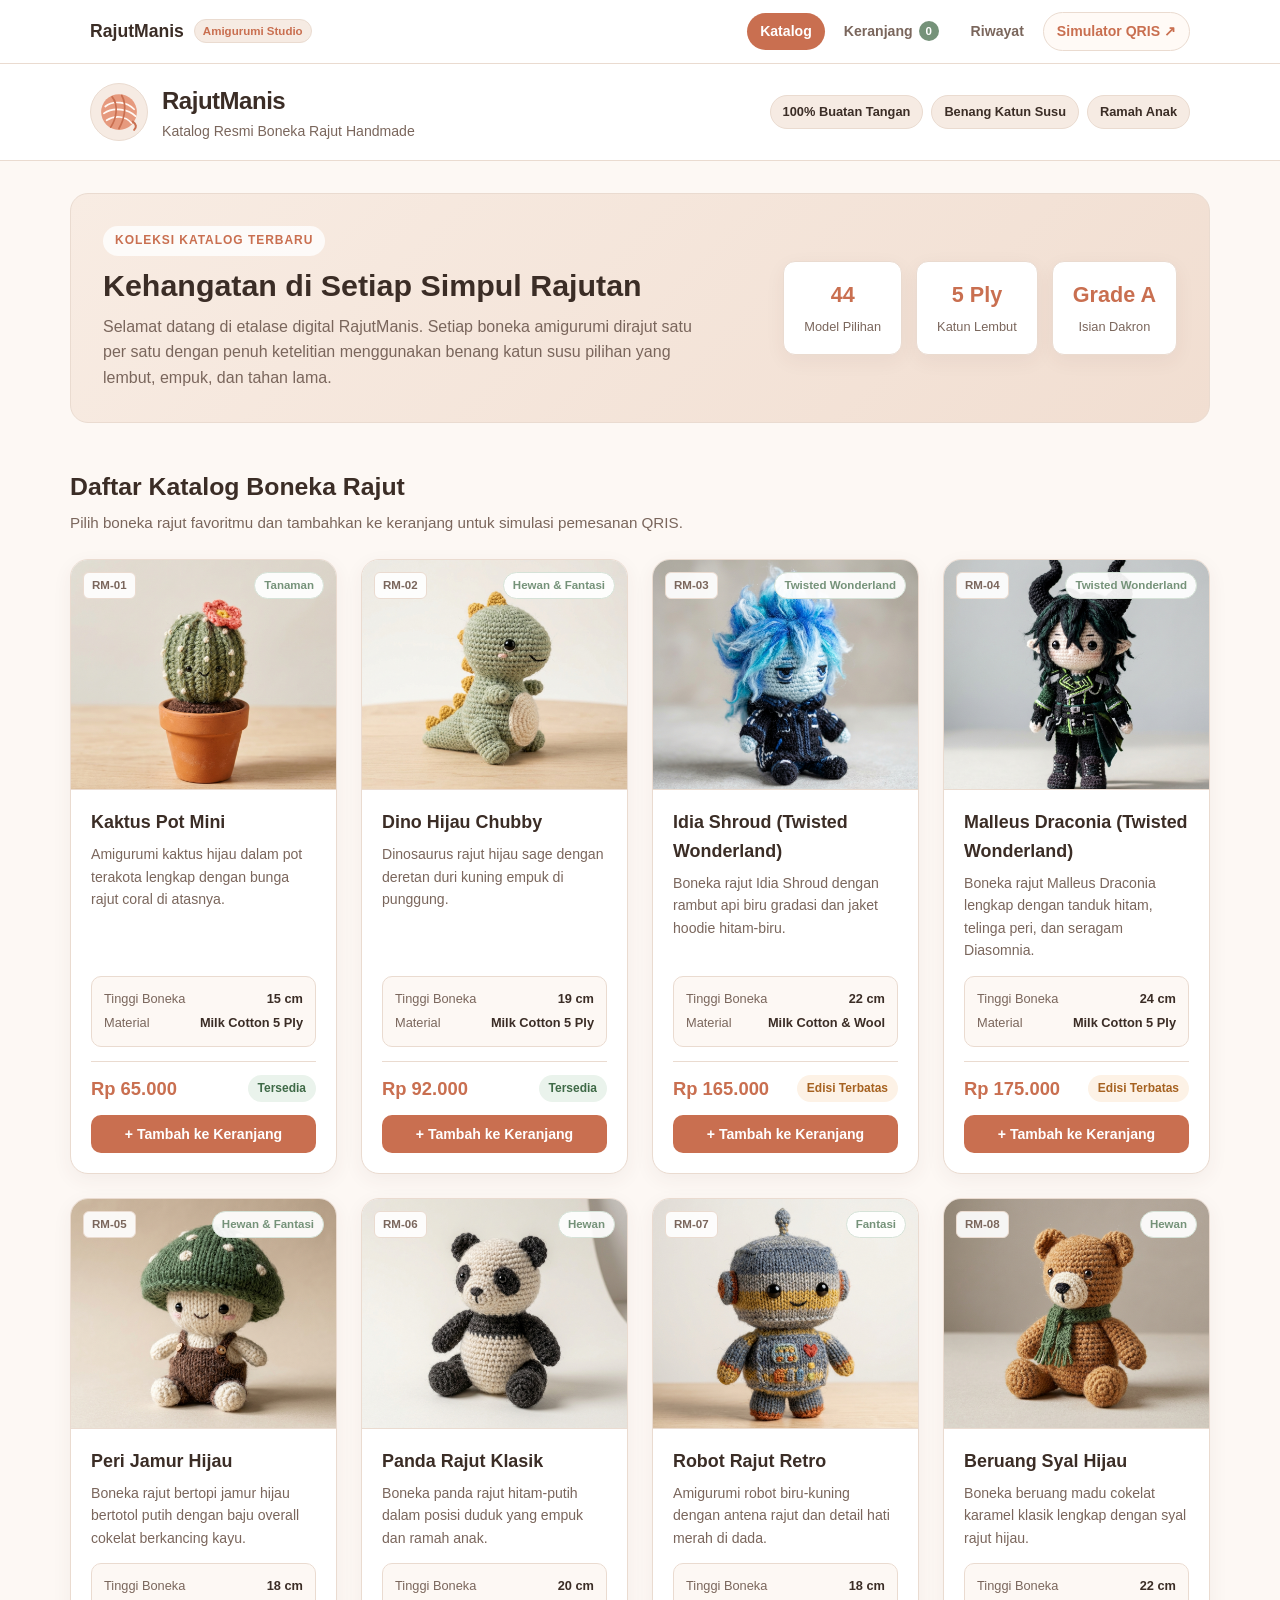
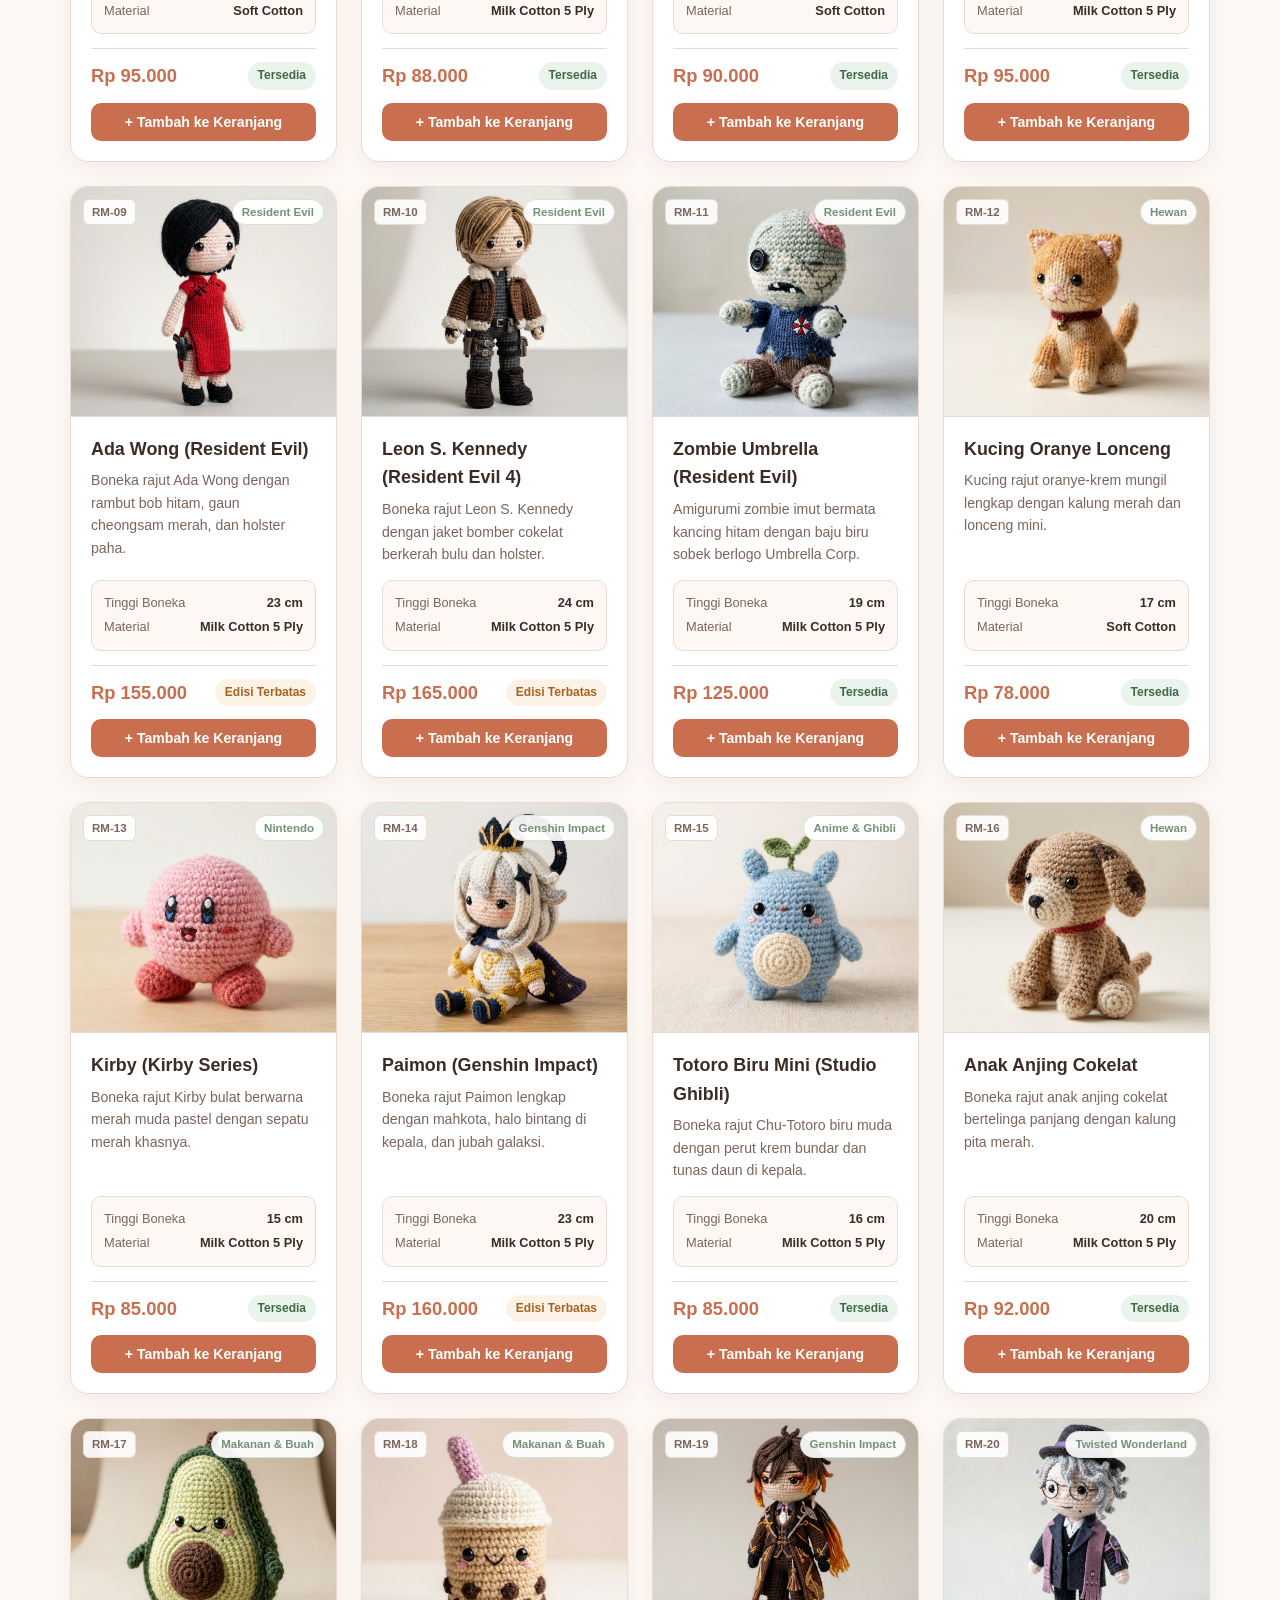
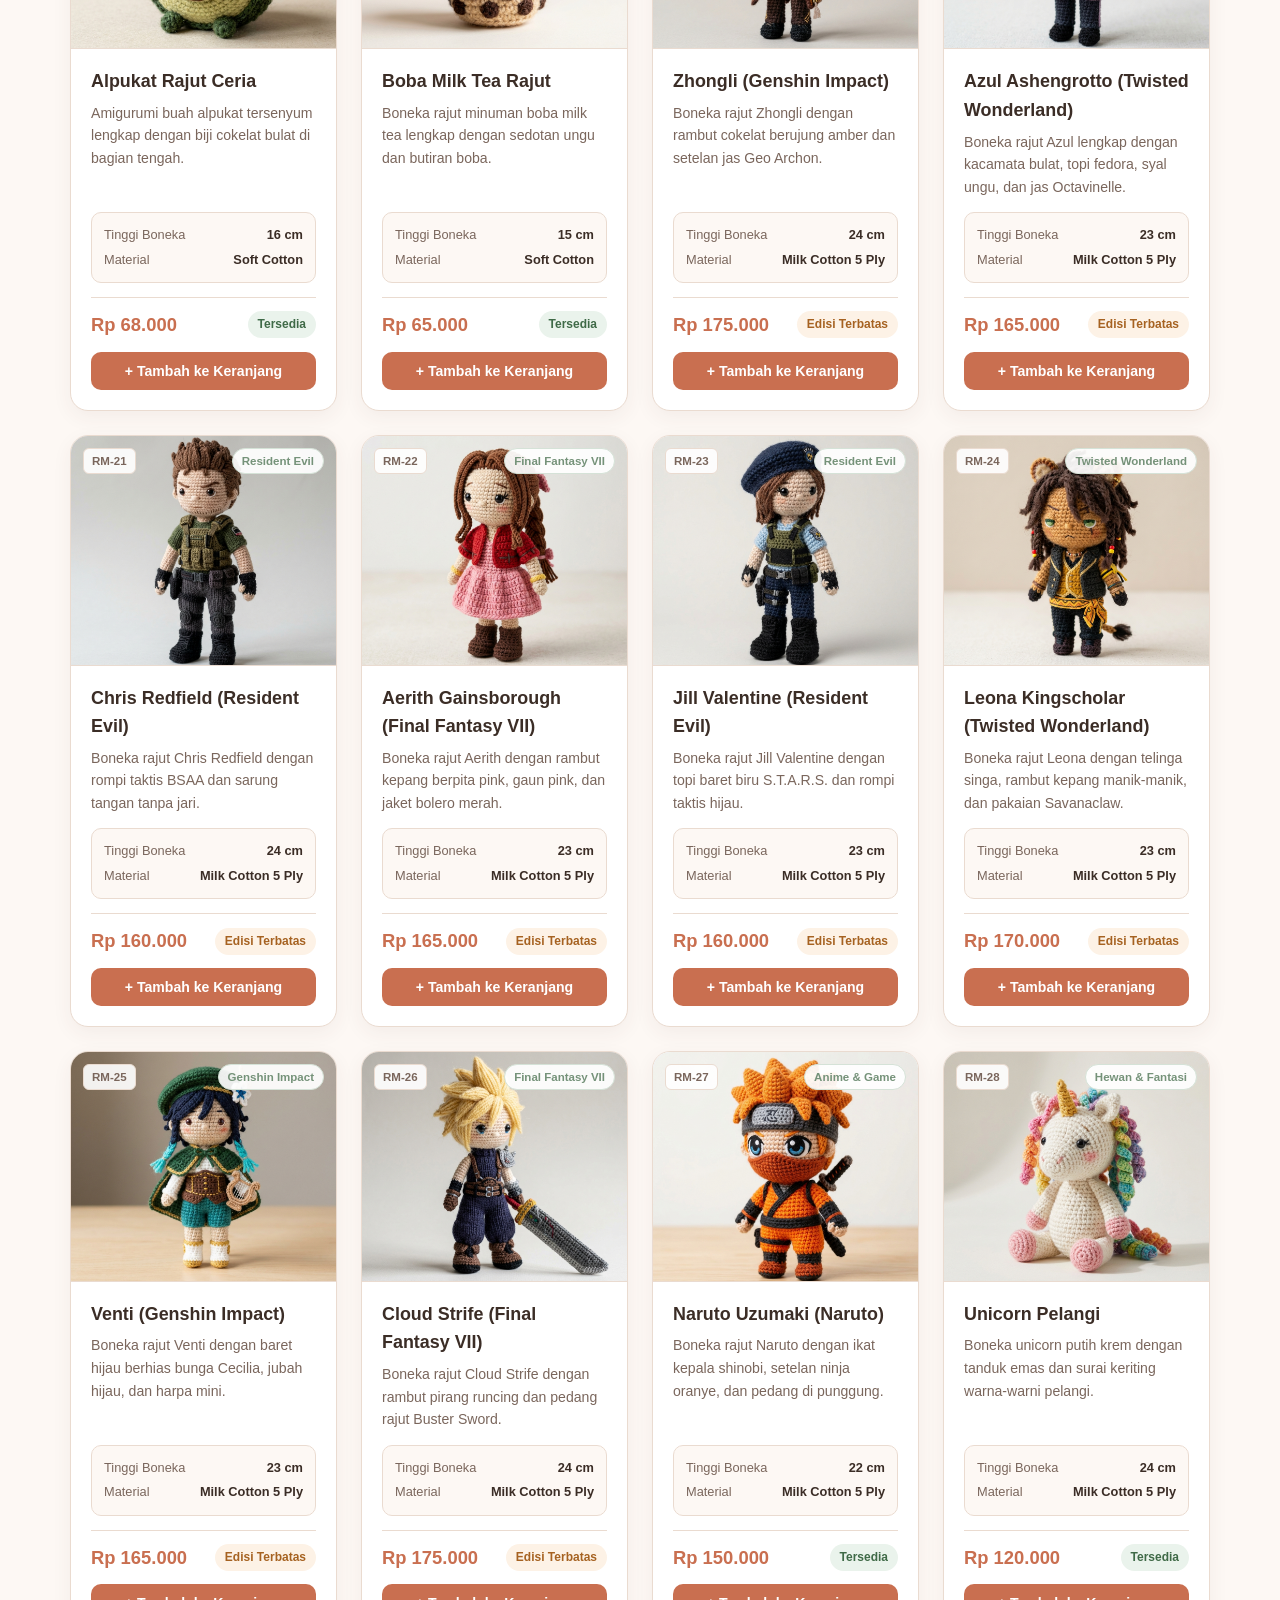
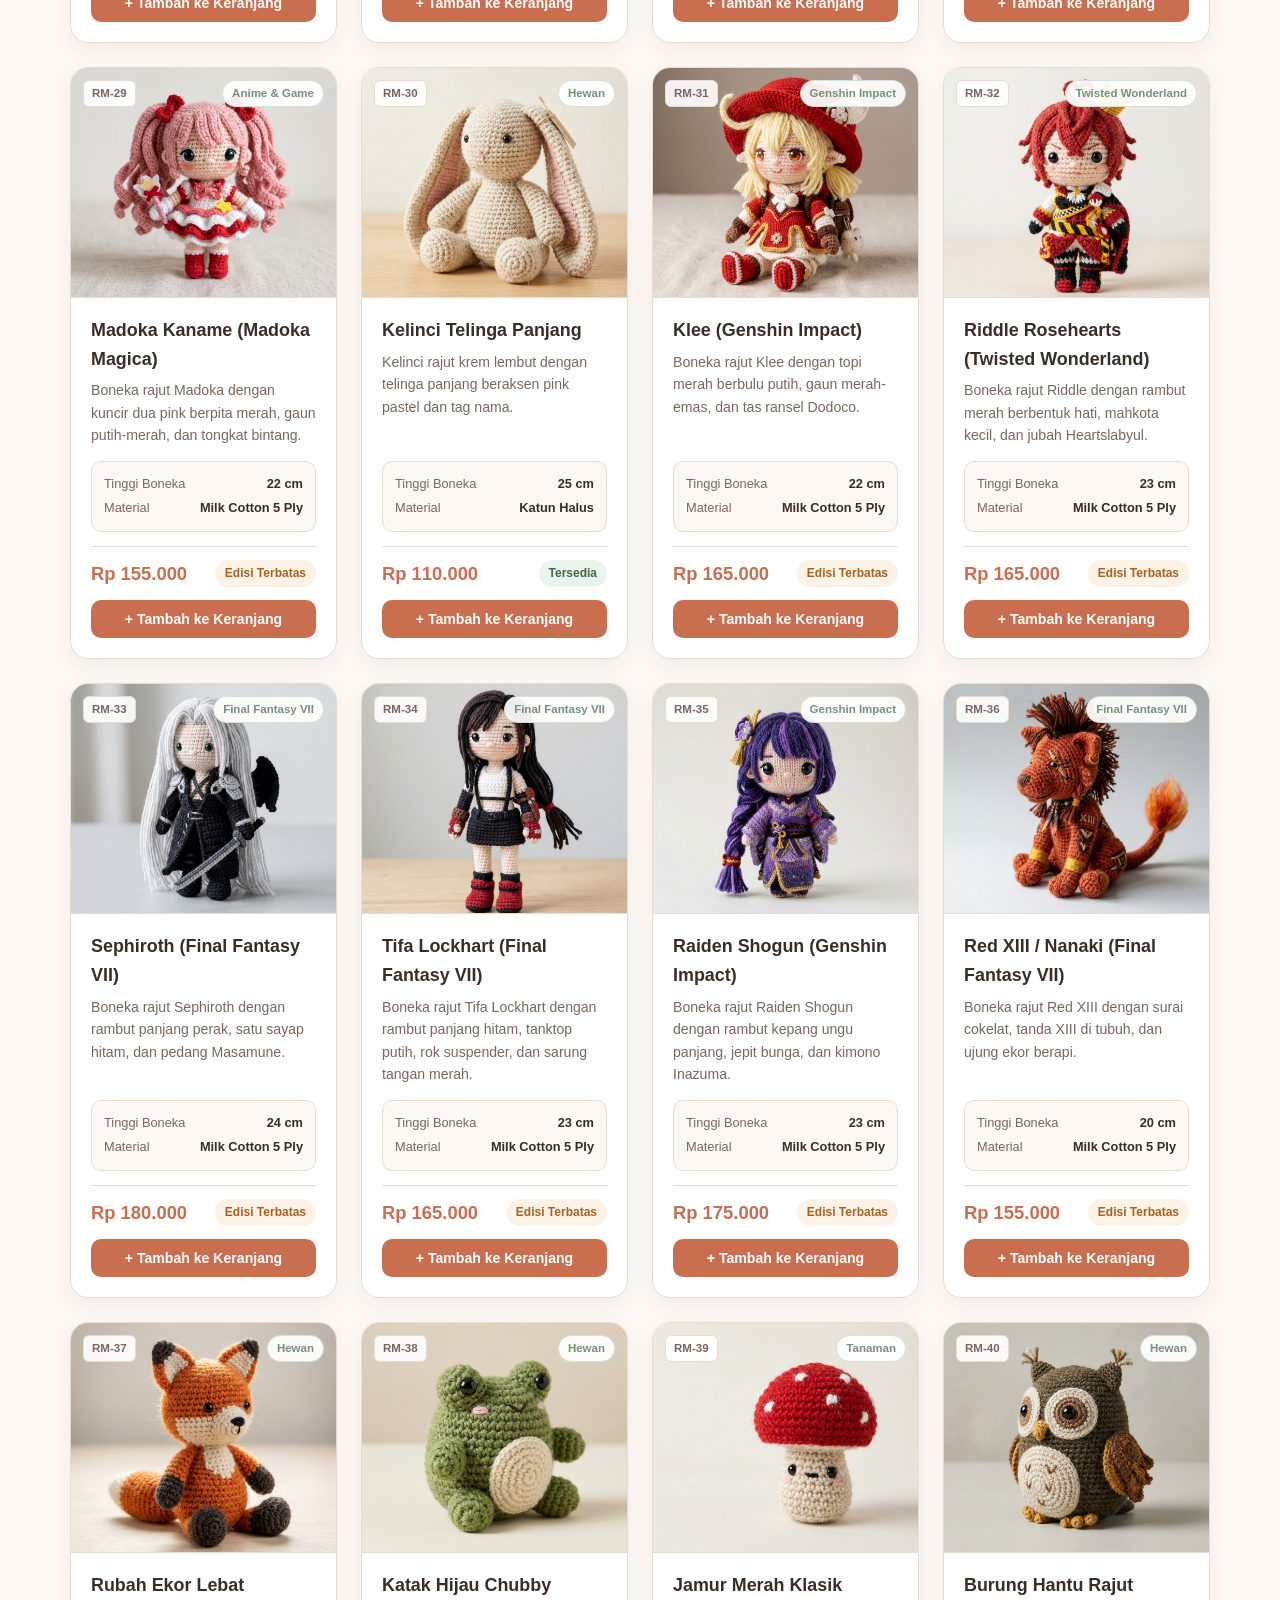
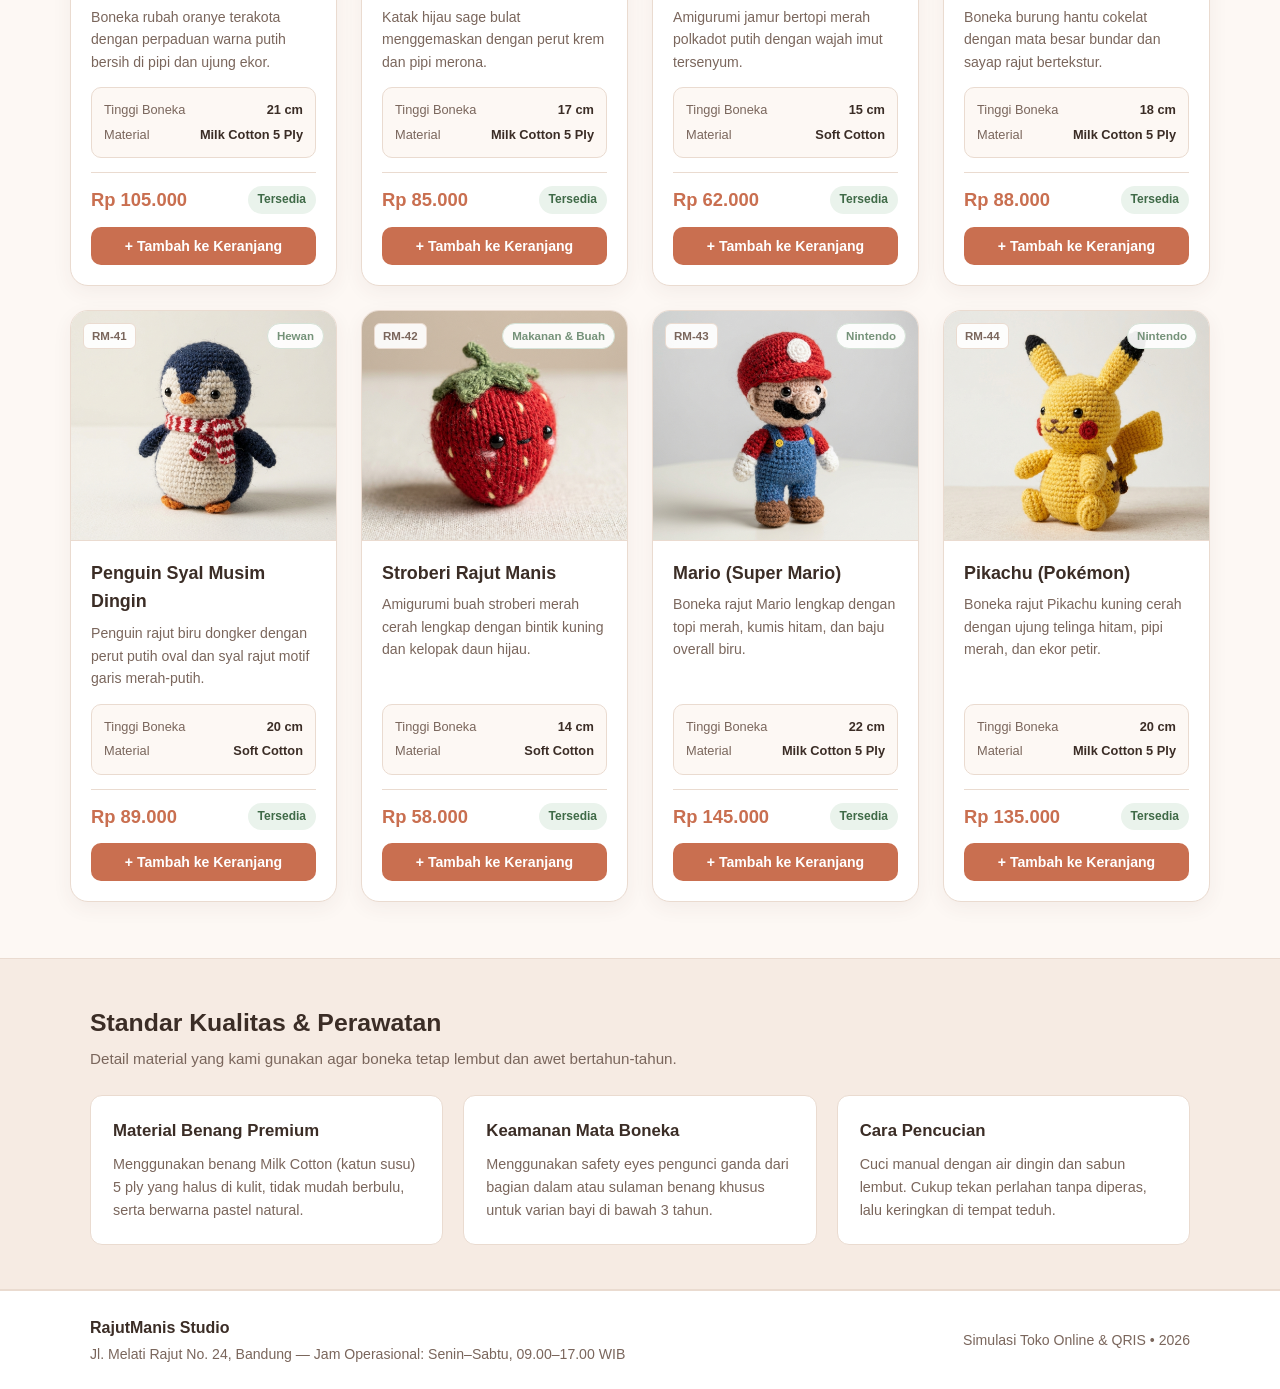
<file: index.html>
<!DOCTYPE html>
<html lang="id">
<head>
  <meta charset="UTF-8">
  <meta name="viewport" content="width=device-width, initial-scale=1.0">
  <title>RajutManis — Katalog Boneka Rajut Handmade</title>
  <link rel="stylesheet" href="style.css">
</head>
<body>

  <div id="site-topbar"></div>

  <!-- Header Toko -->
  <header class="site-header">
    <div class="container header-inner">
      <div class="brand">
        <div class="brand-logo" aria-hidden="true">
          <svg viewBox="0 0 64 64" width="44" height="44">
            <circle cx="32" cy="32" r="26" fill="#E69A7E"/>
            <path d="M12 24 C24 14, 44 18, 54 28" fill="none" stroke="#FFF8F3" stroke-width="2.5" stroke-linecap="round"/>
            <path d="M10 34 C24 24, 46 28, 56 38" fill="none" stroke="#FFF8F3" stroke-width="2.5" stroke-linecap="round"/>
            <path d="M14 44 C26 36, 42 38, 50 48" fill="none" stroke="#FFF8F3" stroke-width="2.5" stroke-linecap="round"/>
            <path d="M22 10 C32 22, 28 42, 20 54" fill="none" stroke="#C96F50" stroke-width="2.5" stroke-linecap="round"/>
            <path d="M36 8 C44 22, 40 42, 32 56" fill="none" stroke="#C96F50" stroke-width="2.5" stroke-linecap="round"/>
            <path d="M52 46 Q60 52 54 58" fill="none" stroke="#C96F50" stroke-width="3" stroke-linecap="round"/>
          </svg>
        </div>
        <div>
          <h1 class="brand-title">RajutManis</h1>
          <p class="brand-subtitle">Katalog Resmi Boneka Rajut Handmade</p>
        </div>
      </div>

      <div class="header-badges">
        <span class="badge">100% Buatan Tangan</span>
        <span class="badge">Benang Katun Susu</span>
        <span class="badge">Ramah Anak</span>
      </div>
    </div>
  </header>

  <!-- Banner Utama -->
  <section class="hero">
    <div class="container hero-box">
      <div class="hero-content">
        <span class="hero-tag">KOLEKSI KATALOG TERBARU</span>
        <h2>Kehangatan di Setiap Simpul Rajutan</h2>
        <p>
          Selamat datang di etalase digital RajutManis. Setiap boneka amigurumi dirajut satu per satu
          dengan penuh ketelitian menggunakan benang katun susu pilihan yang lembut, empuk, dan tahan lama.
        </p>
      </div>
      <div class="hero-stats">
        <div class="stat-item">
          <span class="stat-number" id="stat-total-model">8</span>
          <span class="stat-label">Model Pilihan</span>
        </div>
        <div class="stat-item">
          <span class="stat-number">5 Ply</span>
          <span class="stat-label">Katun Lembut</span>
        </div>
        <div class="stat-item">
          <span class="stat-number">Grade A</span>
          <span class="stat-label">Isian Dakron</span>
        </div>
      </div>
    </div>
  </section>

  <!-- Katalog Produk -->
  <main class="container main-section">
    <div class="section-heading">
      <h2>Daftar Katalog Boneka Rajut</h2>
      <p>Pilih boneka rajut favoritmu dan tambahkan ke keranjang untuk simulasi pemesanan QRIS.</p>
    </div>

    <div id="catalog-grid" class="catalog-grid"></div>
  </main>

  <!-- Informasi Bahan & Perawatan -->
  <section class="info-section">
    <div class="container">
      <div class="section-heading">
        <h2>Standar Kualitas &amp; Perawatan</h2>
        <p>Detail material yang kami gunakan agar boneka tetap lembut dan awet bertahun-tahun.</p>
      </div>

      <div class="info-grid">
        <div class="info-card">
          <h3>Material Benang Premium</h3>
          <p>Menggunakan benang Milk Cotton (katun susu) 5 ply yang halus di kulit, tidak mudah berbulu, serta berwarna pastel natural.</p>
        </div>
        <div class="info-card">
          <h3>Keamanan Mata Boneka</h3>
          <p>Menggunakan safety eyes pengunci ganda dari bagian dalam atau sulaman benang khusus untuk varian bayi di bawah 3 tahun.</p>
        </div>
        <div class="info-card">
          <h3>Cara Pencucian</h3>
          <p>Cuci manual dengan air dingin dan sabun lembut. Cukup tekan perlahan tanpa diperas, lalu keringkan di tempat teduh.</p>
        </div>
      </div>
    </div>
  </section>

  <footer class="site-footer">
    <div class="container footer-inner">
      <div>
        <strong class="footer-brand">RajutManis Studio</strong>
        <p>Jl. Melati Rajut No. 24, Bandung — Jam Operasional: Senin–Sabtu, 09.00–17.00 WIB</p>
      </div>
      <div>
        <p>Simulasi Toko Online &amp; QRIS &bull; <span id="current-year"></span></p>
      </div>
    </div>
  </footer>

  <script src="app.js"></script>
  <script>
    (function () {
      const store = window.RMStore;
      store.renderTopbar("katalog");

      const gridContainer = document.getElementById("catalog-grid");
      const statTotal = document.getElementById("stat-total-model");
      if (statTotal) {
        statTotal.textContent = String(store.catalogProducts.length);
      }

      function getQtyInCart(code) {
        const found = store.getCart().find(function (c) { return c.code === code; });
        return found ? found.qty : 0;
      }

      function renderCatalog() {
        gridContainer.innerHTML = store.catalogProducts.map(function (item) {
          const stockClass = item.isLimited ? "stock-limited" : "stock-ready";
          const inCart = getQtyInCart(item.code);
          const btnText = inCart > 0
            ? "+ Tambah Lagi (" + inCart + " di keranjang)"
            : "+ Tambah ke Keranjang";

          return (
            '<article class="product-card">' +
            '  <div class="product-visual">' +
            '    <span class="product-code">' + store.escapeHtml(item.code) + '</span>' +
            '    <span class="product-category">' + store.escapeHtml(item.category) + '</span>' +
            '    <img src="' + store.escapeHtml(item.image) + '" alt="' + store.escapeHtml(item.name) + '" loading="lazy">' +
            '  </div>' +
            '  <div class="product-body">' +
            '    <h3 class="product-title">' + store.escapeHtml(item.name) + '</h3>' +
            '    <p class="product-desc">' + store.escapeHtml(item.description) + '</p>' +
            '    <div class="product-specs">' +
            '      <div class="spec-row"><span class="spec-label">Tinggi Boneka</span><span class="spec-value">' + store.escapeHtml(item.height) + '</span></div>' +
            '      <div class="spec-row"><span class="spec-label">Material</span><span class="spec-value">' + store.escapeHtml(item.material) + '</span></div>' +
            '    </div>' +
            '    <div class="product-footer">' +
            '      <span class="product-price">' + store.escapeHtml(item.price) + '</span>' +
            '      <span class="stock-label ' + stockClass + '">' + store.escapeHtml(item.status) + '</span>' +
            '    </div>' +
            '    <button type="button" class="btn btn-primary btn-block btn-add-cart" data-code="' + store.escapeHtml(item.code) + '">' + btnText + '</button>' +
            '  </div>' +
            '</article>'
          );
        }).join("");
      }

      gridContainer.addEventListener("click", function (e) {
        const btn = e.target.closest(".btn-add-cart");
        if (!btn) return;
        const code = btn.getAttribute("data-code");
        const item = store.catalogProducts.find(function (p) { return p.code === code; });
        if (!item) return;

        store.addToCart(code, 1);
        store.showToast(item.name + " ditambahkan ke keranjang");
        renderCatalog();
      });

      store.onRealtimeUpdate(function () {
        renderCatalog();
      });

      document.getElementById("current-year").textContent = new Date().getFullYear();
      renderCatalog();
    })();
  </script>
</body>
</html>
</file>
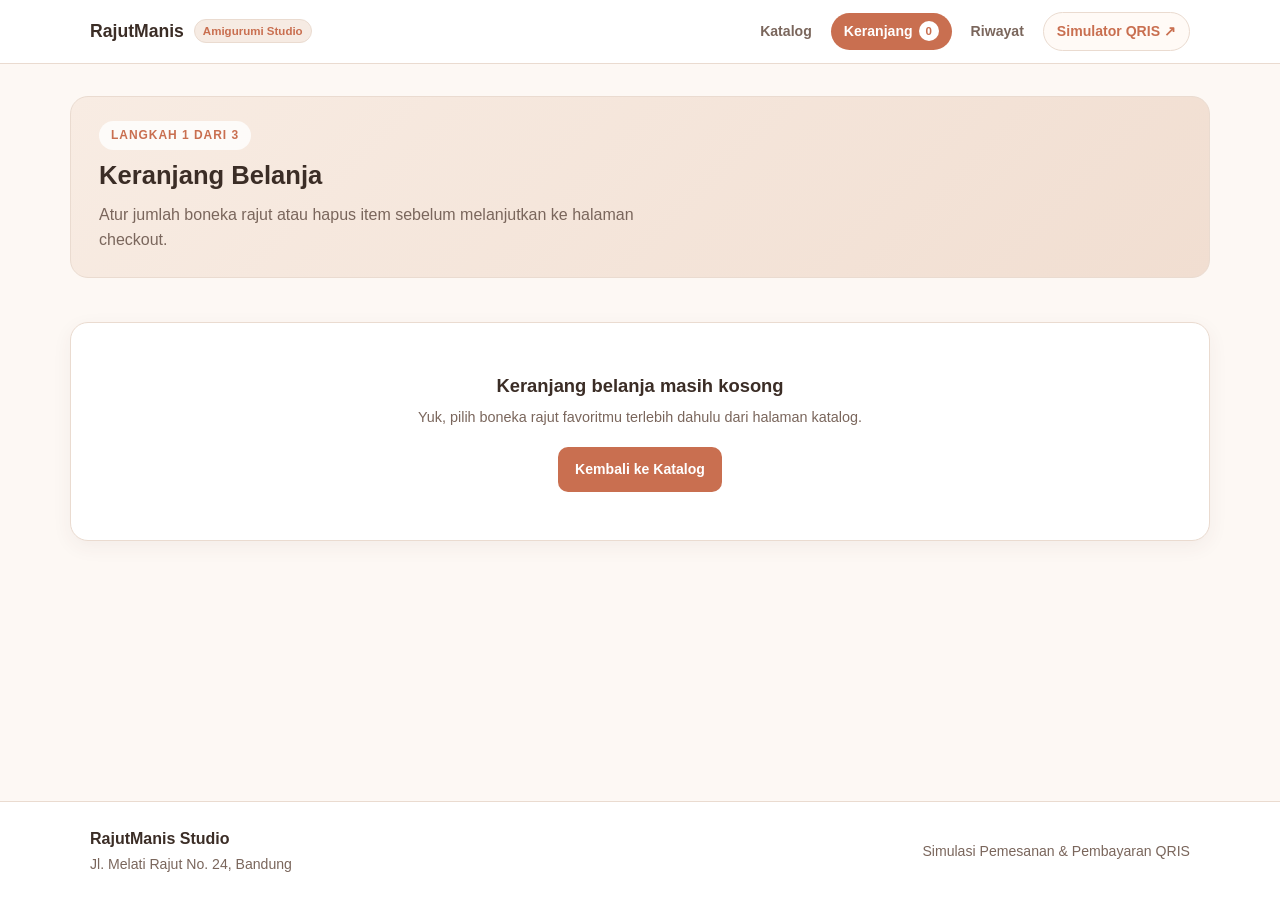
<file: cart.html>
<!DOCTYPE html>
<html lang="id">
<head>
  <meta charset="UTF-8">
  <meta name="viewport" content="width=device-width, initial-scale=1.0">
  <title>Keranjang Belanja — RajutManis</title>
  <link rel="stylesheet" href="style.css">
</head>
<body>

  <div id="site-topbar"></div>

  <section class="hero">
    <div class="container hero-box compact">
      <div class="hero-content">
        <span class="hero-tag">Langkah 1 dari 3</span>
        <h2>Keranjang Belanja</h2>
        <p>Atur jumlah boneka rajut atau hapus item sebelum melanjutkan ke halaman checkout.</p>
      </div>
    </div>
  </section>

  <main class="container main-section">
    <div id="cart-root"></div>
  </main>

  <footer class="site-footer">
    <div class="container footer-inner">
      <div>
        <strong class="footer-brand">RajutManis Studio</strong>
        <p>Jl. Melati Rajut No. 24, Bandung</p>
      </div>
      <div><p>Simulasi Pemesanan &amp; Pembayaran QRIS</p></div>
    </div>
  </footer>

  <script src="app.js"></script>
  <script>
    (function () {
      const store = window.RMStore;
      store.renderTopbar("cart");
      const root = document.getElementById("cart-root");

      function renderCart() {
        const cart = store.getCart();
        if (cart.length === 0) {
          root.innerHTML =
            '<div class="panel empty-state">' +
            '  <h3>Keranjang belanja masih kosong</h3>' +
            '  <p>Yuk, pilih boneka rajut favoritmu terlebih dahulu dari halaman katalog.</p>' +
            '  <a href="index.html" class="btn btn-primary">Kembali ke Katalog</a>' +
            '</div>';
          return;
        }

        const totals = store.getCartTotals(20000);
        const totalQty = store.getCartCount();

        const itemsHtml = cart.map(function (item) {
          const itemSubtotal = item.priceNum * item.qty;
          const imgSrc = item.image || "";
          return (
            '<div class="cart-item">' +
            '  <img class="cart-thumb" src="' + store.escapeHtml(imgSrc) + '" alt="' + store.escapeHtml(item.name) + '">' +
            '  <div class="cart-item-info">' +
            '    <h3>' + store.escapeHtml(item.name) + '</h3>' +
            '    <div class="cart-item-meta">' + store.escapeHtml(item.code) + ' &bull; ' + store.escapeHtml(item.height) + ' &bull; ' + store.escapeHtml(item.material) + '</div>' +
            '    <div class="cart-item-unit-price">' + store.formatRupiah(item.priceNum) + ' / pcs</div>' +
            '  </div>' +
            '  <div class="cart-item-actions">' +
            '    <div class="qty-control">' +
            '      <button type="button" class="qty-btn btn-dec" data-code="' + store.escapeHtml(item.code) + '">&minus;</button>' +
            '      <input type="number" class="qty-input" min="1" max="99" value="' + item.qty + '" data-code="' + store.escapeHtml(item.code) + '">' +
            '      <button type="button" class="qty-btn btn-inc" data-code="' + store.escapeHtml(item.code) + '">+</button>' +
            '    </div>' +
            '    <div class="cart-item-subtotal">' + store.formatRupiah(itemSubtotal) + '</div>' +
            '    <button type="button" class="btn btn-danger-outline btn-sm btn-remove" data-code="' + store.escapeHtml(item.code) + '">Hapus</button>' +
            '  </div>' +
            '</div>'
          );
        }).join("");

        root.innerHTML =
          '<div class="two-col">' +
          '  <section class="panel">' +
          '    <div class="panel-title">' +
          '      <span>Daftar Item (' + totalQty + ')</span>' +
          '      <button type="button" class="btn btn-danger-outline btn-sm" id="btn-clear-cart">Kosongkan Keranjang</button>' +
          '    </div>' +
          '    <div>' + itemsHtml + '</div>' +
          '  </section>' +
          '  <aside class="panel">' +
          '    <div class="panel-title"><span>Ringkasan Belanja</span></div>' +
          '    <div class="summary-row"><span>Subtotal (' + totalQty + ' item)</span><strong>' + store.formatRupiah(totals.subtotal) + '</strong></div>' +
          '    <div class="summary-row"><span>Estimasi Pengiriman (Box)</span><strong>' + store.formatRupiah(totals.ongkir) + '</strong></div>' +
          '    <hr class="summary-divider">' +
          '    <div class="summary-total"><span>Grand Total</span><span>' + store.formatRupiah(totals.grandTotal) + '</span></div>' +
          '    <a href="checkout.html" class="btn btn-primary btn-block">Lanjut ke Checkout &rarr;</a>' +
          '    <a href="index.html" class="btn btn-outline btn-block" style="margin-top:10px;">+ Tambah Boneka Lainnya</a>' +
          '  </aside>' +
          '</div>';
      }

      root.addEventListener("click", function (e) {
        const decBtn = e.target.closest(".btn-dec");
        if (decBtn) {
          const code = decBtn.getAttribute("data-code");
          const item = store.getCart().find(function (c) { return c.code === code; });
          if (item) {
            if (item.qty <= 1) {
              store.removeFromCart(code);
              store.showToast(item.name + " dihapus dari keranjang");
            } else {
              store.updateCartQty(code, item.qty - 1);
            }
            renderCart();
          }
          return;
        }

        const incBtn = e.target.closest(".btn-inc");
        if (incBtn) {
          const code = incBtn.getAttribute("data-code");
          const item = store.getCart().find(function (c) { return c.code === code; });
          if (item) {
            store.updateCartQty(code, item.qty + 1);
            renderCart();
          }
          return;
        }

        const removeBtn = e.target.closest(".btn-remove");
        if (removeBtn) {
          const code = removeBtn.getAttribute("data-code");
          const item = store.getCart().find(function (c) { return c.code === code; });
          store.removeFromCart(code);
          if (item) store.showToast(item.name + " dihapus dari keranjang");
          renderCart();
          return;
        }

        if (e.target.id === "btn-clear-cart") {
          store.clearCart();
          store.showToast("Keranjang dikosongkan");
          renderCart();
        }
      });

      root.addEventListener("change", function (e) {
        const input = e.target.closest(".qty-input");
        if (!input) return;
        const code = input.getAttribute("data-code");
        const val = parseInt(input.value, 10);
        store.updateCartQty(code, isNaN(val) || val < 1 ? 1 : val);
        renderCart();
      });

      store.onRealtimeUpdate(renderCart);
      renderCart();
    })();
  </script>
</body>
</html>
</file>
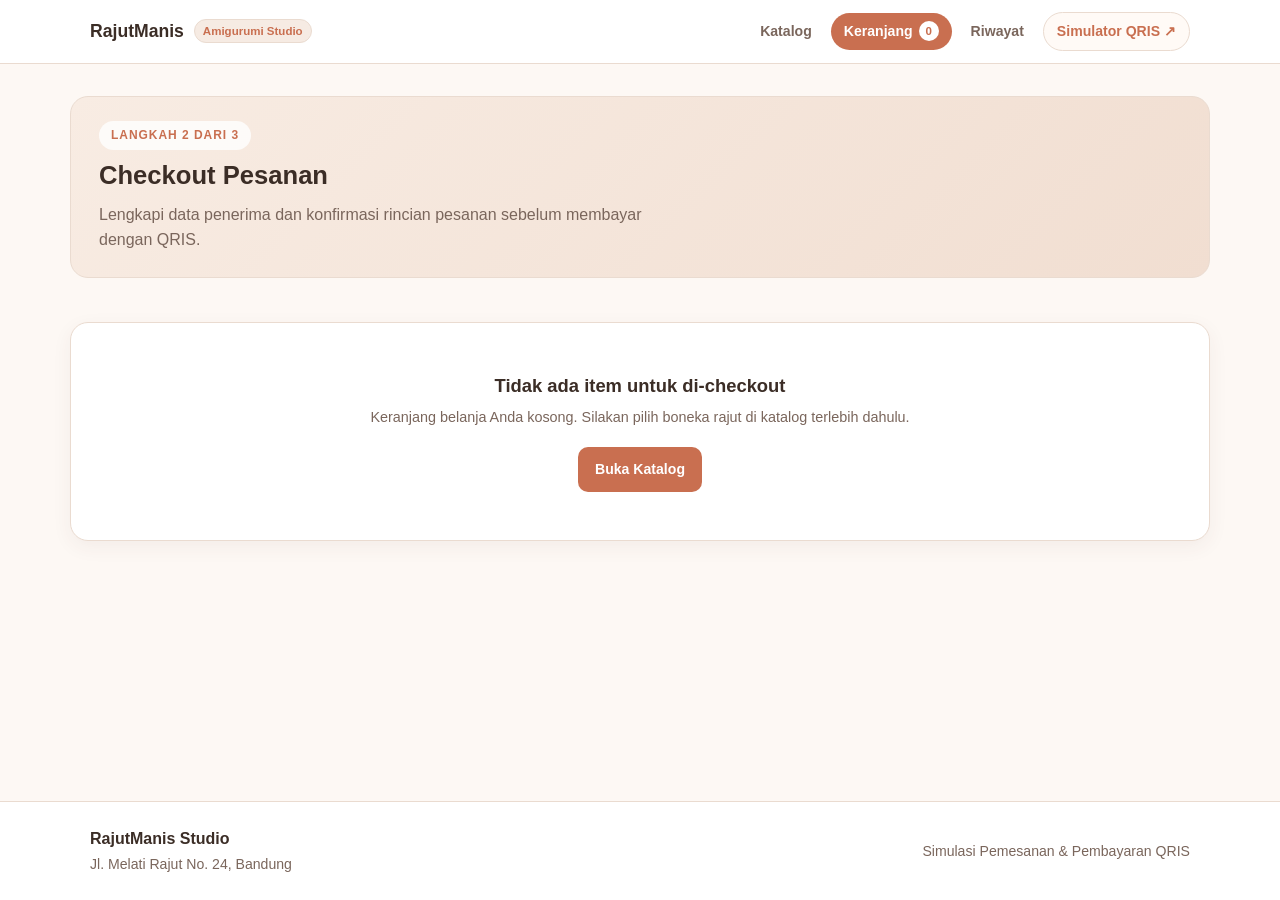
<file: checkout.html>
<!DOCTYPE html>
<html lang="id">
<head>
  <meta charset="UTF-8">
  <meta name="viewport" content="width=device-width, initial-scale=1.0">
  <title>Checkout Pesanan — RajutManis</title>
  <link rel="stylesheet" href="style.css">
</head>
<body>

  <div id="site-topbar"></div>

  <section class="hero">
    <div class="container hero-box compact">
      <div class="hero-content">
        <span class="hero-tag">Langkah 2 dari 3</span>
        <h2>Checkout Pesanan</h2>
        <p>Lengkapi data penerima dan konfirmasi rincian pesanan sebelum membayar dengan QRIS.</p>
      </div>
    </div>
  </section>

  <main class="container main-section">
    <div id="checkout-root"></div>
  </main>

  <footer class="site-footer">
    <div class="container footer-inner">
      <div><strong class="footer-brand">RajutManis Studio</strong><p>Jl. Melati Rajut No. 24, Bandung</p></div>
      <div><p>Simulasi Pemesanan &amp; Pembayaran QRIS</p></div>
    </div>
  </footer>

  <script src="app.js"></script>
  <script>
    (function () {
      const store = window.RMStore;
      store.renderTopbar("cart");
      const root = document.getElementById("checkout-root");
      let shippingMethod = "courier";

      function renderCheckout() {
        const cart = store.getCart();
        if (cart.length === 0) {
          root.innerHTML =
            '<div class="panel empty-state">' +
            '  <h3>Tidak ada item untuk di-checkout</h3>' +
            '  <p>Keranjang belanja Anda kosong. Silakan pilih boneka rajut di katalog terlebih dahulu.</p>' +
            '  <a href="index.html" class="btn btn-primary">Buka Katalog</a>' +
            '</div>';
          return;
        }

        const ongkir = shippingMethod === "pickup" ? 0 : 20000;
        const totals = store.getCartTotals(ongkir);

        const summaryItemsHtml = cart.map(function (item) {
          return (
            '<div class="summary-row" style="align-items:flex-start; gap:10px;">' +
            '  <span>' + store.escapeHtml(item.name) + ' <small style="color:var(--text-muted);">&times;' + item.qty + '</small></span>' +
            '  <strong style="white-space:nowrap;">' + store.formatRupiah(item.priceNum * item.qty) + '</strong>' +
            '</div>'
          );
        }).join("");

        root.innerHTML =
          '<form id="checkout-form" class="two-col">' +
          '  <section class="panel">' +
          '    <div class="panel-title"><span>Data Penerima &amp; Pengiriman</span></div>' +
          '    <div class="form-row">' +
          '      <div class="form-group">' +
          '        <label for="nama">Nama Lengkap *</label>' +
          '        <input type="text" id="nama" class="form-control" placeholder="Contoh: Rina Wijaya" required>' +
          '      </div>' +
          '      <div class="form-group">' +
          '        <label for="telepon">No. WhatsApp / Telepon *</label>' +
          '        <input type="tel" id="telepon" class="form-control" placeholder="0812-xxxx-xxxx" required>' +
          '      </div>' +
          '    </div>' +
          '    <div class="form-row">' +
          '      <div class="form-group">' +
          '        <label for="kota">Kota / Kabupaten *</label>' +
          '        <input type="text" id="kota" class="form-control" placeholder="Contoh: Jakarta Selatan" required>' +
          '      </div>' +
          '      <div class="form-group">' +
          '        <label for="shipping">Metode Pengiriman</label>' +
          '        <select id="shipping" class="form-control">' +
          '          <option value="courier" ' + (shippingMethod === "courier" ? "selected" : "") + '>Kurir Reguler Aman Box (Rp 20.000)</option>' +
          '          <option value="pickup" ' + (shippingMethod === "pickup" ? "selected" : "") + '>Ambil di Studio Bandung (Gratis)</option>' +
          '        </select>' +
          '      </div>' +
          '    </div>' +
          '    <div class="form-group">' +
          '      <label for="alamat">Alamat Lengkap *</label>' +
          '      <textarea id="alamat" rows="3" class="form-control" placeholder="Nama jalan, nomor rumah, RT/RW, kode pos" required></textarea>' +
          '    </div>' +
          '    <div class="form-group">' +
          '      <label for="catatan">Catatan Tambahan (Opsional)</label>' +
          '      <input type="text" id="catatan" class="form-control" placeholder="Contoh: Bungkus kado + kartu ucapan selamat ulang tahun">' +
          '    </div>' +
          '    <div class="panel-title" style="margin-top:20px;"><span>Metode Pembayaran</span></div>' +
          '    <div class="payment-option">' +
          '      <div>' +
          '        <div class="payment-option-title">QRIS (Pembayaran Instan)</div>' +
          '        <div class="payment-option-desc">Bayar dengan scan kode QRIS melalui e-wallet atau mobile banking. Status diverifikasi otomatis secara realtime.</div>' +
          '      </div>' +
          '      <span class="status-badge status-paid">Aktif</span>' +
          '    </div>' +
          '  </section>' +
          '  <aside class="panel">' +
          '    <div class="panel-title"><span>Ringkasan Pesanan</span></div>' +
          '    ' + summaryItemsHtml +
          '    <hr class="summary-divider">' +
          '    <div class="summary-row"><span>Subtotal</span><strong>' + store.formatRupiah(totals.subtotal) + '</strong></div>' +
          '    <div class="summary-row"><span>Ongkos Kirim</span><strong id="co-ongkir">' + (totals.ongkir === 0 ? "Gratis" : store.formatRupiah(totals.ongkir)) + '</strong></div>' +
          '    <hr class="summary-divider">' +
          '    <div class="summary-total"><span>Grand Total</span><span id="co-grandtotal">' + store.formatRupiah(totals.grandTotal) + '</span></div>' +
          '    <button type="submit" class="btn btn-primary btn-block">Buat Pesanan &amp; Bayar QRIS &rarr;</button>' +
          '    <a href="cart.html" class="btn btn-outline btn-block" style="margin-top:10px;">&larr; Kembali ke Keranjang</a>' +
          '  </aside>' +
          '</form>';

        const shippingSelect = document.getElementById("shipping");
        shippingSelect.addEventListener("change", function () {
          shippingMethod = shippingSelect.value;
          const newOngkir = shippingMethod === "pickup" ? 0 : 20000;
          const t = store.getCartTotals(newOngkir);
          document.getElementById("co-ongkir").textContent = t.ongkir === 0 ? "Gratis" : store.formatRupiah(t.ongkir);
          document.getElementById("co-grandtotal").textContent = store.formatRupiah(t.grandTotal);
        });

        document.getElementById("checkout-form").addEventListener("submit", function (e) {
          e.preventDefault();
          const customer = {
            nama: document.getElementById("nama").value.trim(),
            telepon: document.getElementById("telepon").value.trim(),
            kota: document.getElementById("kota").value.trim(),
            alamat: document.getElementById("alamat").value.trim(),
            catatan: document.getElementById("catatan").value.trim()
          };
          const order = store.createOrder(customer, shippingMethod);
          if (order) {
            window.location.href = "payment.html?order=" + encodeURIComponent(order.id);
          }
        });
      }

      renderCheckout();
    })();
  </script>
</body>
</html>
</file>
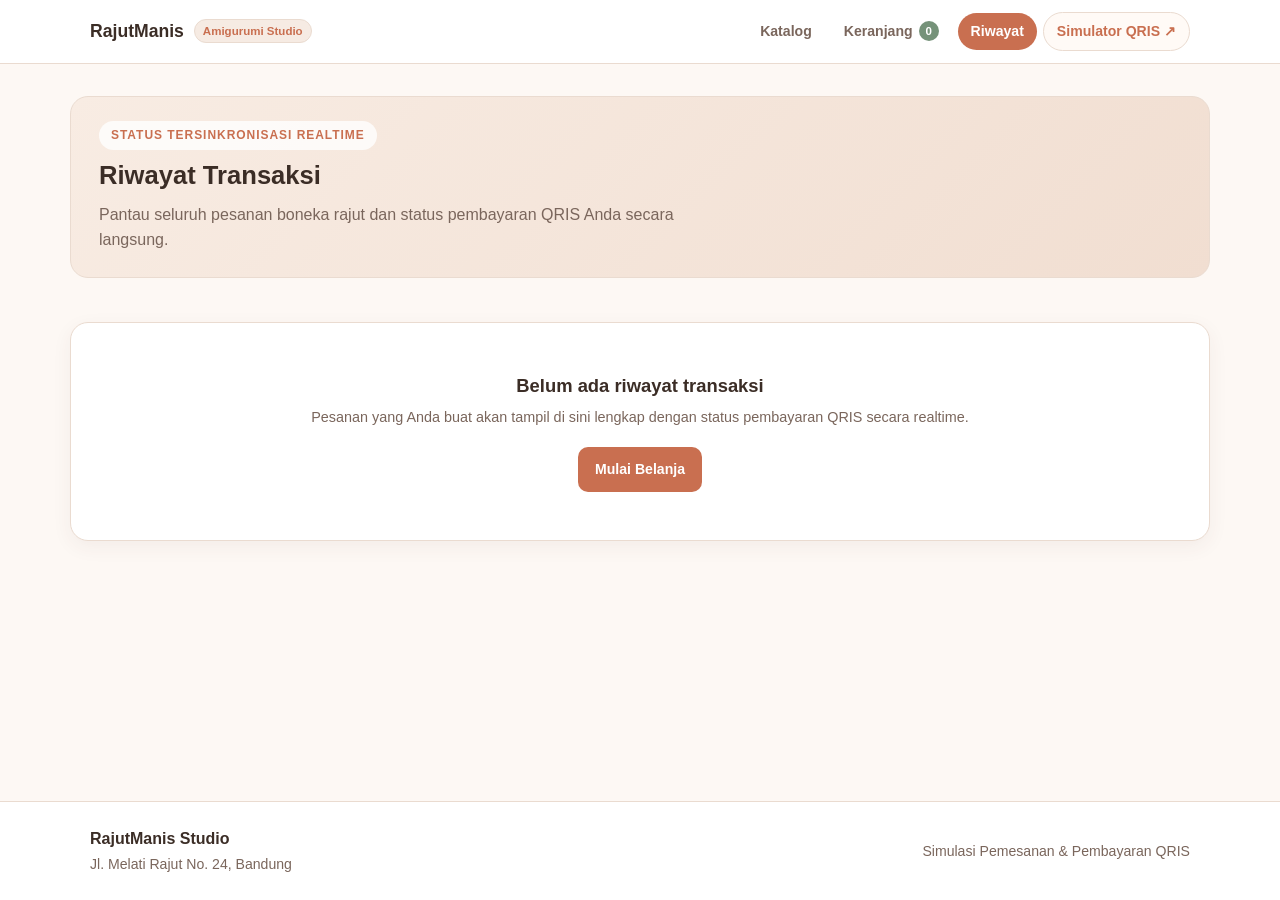
<file: history.html>
<!DOCTYPE html>
<html lang="id">
<head>
  <meta charset="UTF-8">
  <meta name="viewport" content="width=device-width, initial-scale=1.0">
  <title>Riwayat Transaksi — RajutManis</title>
  <link rel="stylesheet" href="style.css">
</head>
<body>

  <div id="site-topbar"></div>

  <section class="hero">
    <div class="container hero-box compact">
      <div class="hero-content">
        <span class="hero-tag">Status Tersinkronisasi Realtime</span>
        <h2>Riwayat Transaksi</h2>
        <p>Pantau seluruh pesanan boneka rajut dan status pembayaran QRIS Anda secara langsung.</p>
      </div>
    </div>
  </section>

  <main class="container main-section">
    <div id="history-root"></div>
  </main>

  <footer class="site-footer">
    <div class="container footer-inner">
      <div><strong class="footer-brand">RajutManis Studio</strong><p>Jl. Melati Rajut No. 24, Bandung</p></div>
      <div><p>Simulasi Pemesanan &amp; Pembayaran QRIS</p></div>
    </div>
  </footer>

  <script src="app.js"></script>
  <script>
    (function () {
      const store = window.RMStore;
      store.renderTopbar("history");

      const root = document.getElementById("history-root");
      let activeFilter = "ALL";
      let lastSignature = "";

      function getSignature(orders) {
        return activeFilter + "|" + orders.map(function (o) {
          return o.id + ":" + o.status + ":" + (o.paidAt || "");
        }).join(",");
      }

      function renderHistory(force) {
        const orders = store.getOrders();
        const sig = getSignature(orders);
        if (!force && sig === lastSignature) return;
        lastSignature = sig;

        if (orders.length === 0) {
          root.innerHTML =
            '<div class="panel empty-state">' +
            '  <h3>Belum ada riwayat transaksi</h3>' +
            '  <p>Pesanan yang Anda buat akan tampil di sini lengkap dengan status pembayaran QRIS secara realtime.</p>' +
            '  <a href="index.html" class="btn btn-primary">Mulai Belanja</a>' +
            '</div>';
          return;
        }

        const filtered = orders.filter(function (o) {
          return activeFilter === "ALL" ? true : o.status === activeFilter;
        });

        const countPending = orders.filter(function (o) { return o.status === "PENDING"; }).length;
        const countPaid = orders.filter(function (o) { return o.status === "PAID"; }).length;
        const countRejected = orders.filter(function (o) { return o.status === "REJECTED"; }).length;

        const filterButtons =
          '<div style="display:flex; gap:8px; flex-wrap:wrap; margin-bottom:16px;">' +
          '  <button type="button" class="btn btn-sm ' + (activeFilter === "ALL" ? "btn-primary" : "btn-outline") + '" data-filter="ALL">Semua (' + orders.length + ')</button>' +
          '  <button type="button" class="btn btn-sm ' + (activeFilter === "PENDING" ? "btn-primary" : "btn-outline") + '" data-filter="PENDING">Menunggu (' + countPending + ')</button>' +
          '  <button type="button" class="btn btn-sm ' + (activeFilter === "PAID" ? "btn-primary" : "btn-outline") + '" data-filter="PAID">Paid (' + countPaid + ')</button>' +
          '  <button type="button" class="btn btn-sm ' + (activeFilter === "REJECTED" ? "btn-primary" : "btn-outline") + '" data-filter="REJECTED">Ditolak (' + countRejected + ')</button>' +
          '</div>';

        const rowsHtml = filtered.length === 0
          ? '<tr><td colspan="6" style="text-align:center; padding:32px; color:var(--text-muted);">Tidak ada transaksi dengan filter ini.</td></tr>'
          : filtered.map(function (o) {
              const itemsText = o.items.map(function (it) {
                return store.escapeHtml(it.name) + " &times;" + it.qty;
              }).join(", ");

              const actionHtml =
                o.status === "PENDING"
                  ? '<a href="payment.html?order=' + encodeURIComponent(o.id) + '" class="btn btn-primary btn-sm">Bayar QRIS</a>'
                  : '<a href="thank-you.html?order=' + encodeURIComponent(o.id) + '" class="btn btn-outline btn-sm">Lihat Struk</a> ' +
                    '<a href="payment.html?order=' + encodeURIComponent(o.id) + '" class="btn btn-outline btn-sm">Status</a>';

              return (
                '<tr>' +
                '  <td><strong>' + store.escapeHtml(o.id) + '</strong><br><small style="color:var(--text-muted);">' + store.escapeHtml(store.formatWaktu(o.createdAt)) + '</small></td>' +
                '  <td><div><strong>' + store.escapeHtml(o.customer.nama) + '</strong></div><small style="color:var(--text-muted);">' + store.escapeHtml(o.customer.kota) + '</small></td>' +
                '  <td style="max-width:260px;">' + itemsText + '</td>' +
                '  <td><div style="font-size:0.78rem; color:var(--text-muted);">Sub: ' + store.formatRupiah(o.subtotal) + '</div><strong>' + store.formatRupiah(o.grandTotal) + '</strong></td>' +
                '  <td>' + store.renderStatusBadge(o.status) + (o.paidAt ? '<div style="font-size:0.72rem; color:var(--text-muted); margin-top:4px;">' + store.escapeHtml(store.formatWaktu(o.paidAt)) + '</div>' : '') + '</td>' +
                '  <td style="white-space:nowrap;">' + actionHtml + '</td>' +
                '</tr>'
              );
            }).join("");

        root.innerHTML =
          '<section class="panel">' +
          '  <div class="panel-title"><span>Daftar Transaksi</span><a href="index.html" class="btn btn-outline btn-sm">Kembali ke Katalog</a></div>' +
          '  ' + filterButtons +
          '  <div class="table-wrap">' +
          '    <table class="data-table">' +
          '      <thead><tr><th>Invoice</th><th>Penerima</th><th>Item</th><th>Total</th><th>Status</th><th>Aksi</th></tr></thead>' +
          '      <tbody>' + rowsHtml + '</tbody>' +
          '    </table>' +
          '  </div>' +
          '</section>';
      }

      root.addEventListener("click", function (e) {
        const btn = e.target.closest("[data-filter]");
        if (!btn) return;
        activeFilter = btn.getAttribute("data-filter");
        renderHistory(true);
      });

      store.onRealtimeUpdate(function () { renderHistory(false); });
      setInterval(function () { renderHistory(false); }, 1000);
      renderHistory(true);
    })();
  </script>
</body>
</html>
</file>
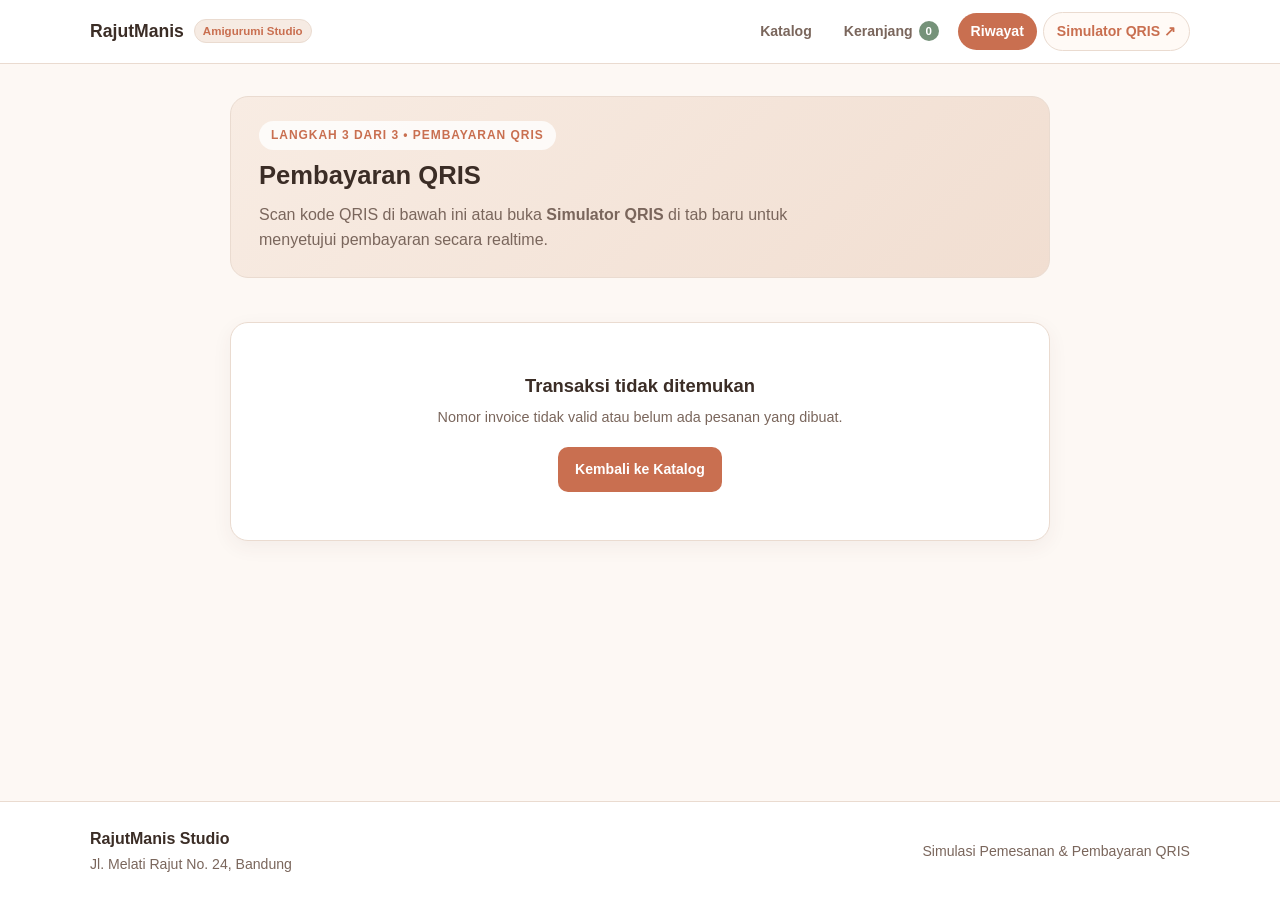
<file: payment.html>
<!DOCTYPE html>
<html lang="id">
<head>
  <meta charset="UTF-8">
  <meta name="viewport" content="width=device-width, initial-scale=1.0">
  <title>Pembayaran QRIS — RajutManis</title>
  <link rel="stylesheet" href="style.css">
</head>
<body>

  <div id="site-topbar"></div>

  <section class="hero">
    <div class="container narrow hero-box compact">
      <div class="hero-content">
        <span class="hero-tag">Langkah 3 dari 3 &bull; Pembayaran QRIS</span>
        <h2>Pembayaran QRIS</h2>
        <p>Scan kode QRIS di bawah ini atau buka <strong>Simulator QRIS</strong> di tab baru untuk menyetujui pembayaran secara realtime.</p>
      </div>
    </div>
  </section>

  <main class="container narrow main-section">
    <div id="payment-root"></div>
  </main>

  <footer class="site-footer">
    <div class="container footer-inner">
      <div><strong class="footer-brand">RajutManis Studio</strong><p>Jl. Melati Rajut No. 24, Bandung</p></div>
      <div><p>Simulasi Pemesanan &amp; Pembayaran QRIS</p></div>
    </div>
  </footer>

  <script src="app.js"></script>
  <script>
    (function () {
      const store = window.RMStore;
      store.renderTopbar("history");

      const root = document.getElementById("payment-root");
      const params = new URLSearchParams(window.location.search);
      let orderId = params.get("order");

      if (!orderId) {
        const all = store.getOrders();
        if (all.length > 0) orderId = all[0].id;
      }

      let lastRenderedStatus = null;
      let redirectTimer = null;
      let redirectCountdown = 3;

      function startRedirectCountdown(id) {
        if (redirectTimer) return;
        redirectCountdown = 3;
        const el = document.getElementById("redirect-sec");
        if (el) el.textContent = String(redirectCountdown);

        redirectTimer = setInterval(function () {
          redirectCountdown -= 1;
          const secEl = document.getElementById("redirect-sec");
          if (secEl) secEl.textContent = String(Math.max(0, redirectCountdown));
          if (redirectCountdown <= 0) {
            clearInterval(redirectTimer);
            redirectTimer = null;
            window.location.href = "thank-you.html?order=" + encodeURIComponent(id);
          }
        }, 1000);
      }

      function renderPayment(force) {
        const order = orderId ? store.getOrderById(orderId) : null;

        if (!order) {
          root.innerHTML =
            '<div class="panel empty-state">' +
            '  <h3>Transaksi tidak ditemukan</h3>' +
            '  <p>Nomor invoice tidak valid atau belum ada pesanan yang dibuat.</p>' +
            '  <a href="index.html" class="btn btn-primary">Kembali ke Katalog</a>' +
            '</div>';
          return;
        }

        if (!force && lastRenderedStatus === order.status) return;
        const prevStatus = lastRenderedStatus;
        lastRenderedStatus = order.status;

        const qrisSvg = store.generateDummyQrisSvg(order.id + "|" + order.grandTotal + "|" + order.qrisRef);
        const thankYouUrl = "thank-you.html?order=" + encodeURIComponent(order.id);

        let statusSection = "";
        if (order.status === "PAID") {
          statusSection =
            '<div class="realtime-banner paid">' +
            '  <strong>&#10003; Pembayaran Berhasil (PAID)</strong><br>' +
            '  Ref Approval: <code>' + store.escapeHtml(order.approvalRef || "-") + '</code> &bull; Waktu Lunas: ' + store.escapeHtml(store.formatWaktu(order.paidAt)) +
            (prevStatus === "PENDING"
              ? '<div style="margin-top:8px;">Mengalihkan ke struk dalam <strong id="redirect-sec">3</strong> detik...</div>'
              : '') +
            '</div>' +
            '<div style="display:flex; gap:10px; justify-content:center; flex-wrap:wrap; margin-top:18px;">' +
            '  <a href="' + thankYouUrl + '" class="btn btn-primary">Lihat Struk Pesanan</a>' +
            '  <a href="history.html" class="btn btn-outline">Lihat Riwayat Transaksi</a>' +
            '</div>';
        } else if (order.status === "REJECTED") {
          statusSection =
            '<div class="realtime-banner rejected">' +
            '  <strong>&#10005; Pembayaran Ditolak / Dibatalkan</strong><br>' +
            '  Waktu: ' + store.escapeHtml(store.formatWaktu(order.rejectedAt)) +
            '</div>' +
            '<div style="display:flex; gap:10px; justify-content:center; flex-wrap:wrap; margin-top:18px;">' +
            '  <a href="index.html" class="btn btn-primary">Pesan Ulang</a>' +
            '  <a href="history.html" class="btn btn-outline">Riwayat Transaksi</a>' +
            '</div>';
        } else {
          statusSection =
            '<div class="realtime-banner">' +
            '  <strong>Menunggu Pembayaran</strong><br>' +
            '  Halaman ini memeriksa status pembayaran secara otomatis. Setelah pembayaran di-approve di <strong>Simulator QRIS</strong>, status akan langsung berubah menjadi <strong>PAID</strong>.' +
            '</div>' +
            '<div style="display:flex; gap:10px; justify-content:center; flex-wrap:wrap; margin-top:18px;">' +
            '  <a href="qris-approve.html" target="_blank" rel="noopener" class="btn btn-primary">Buka Simulator QRIS &#8599;</a>' +
            '  <a href="history.html" class="btn btn-outline">Lihat Riwayat</a>' +
            '</div>';
        }

        const itemRows = order.items.map(function (it) {
          return '<div class="summary-row"><span>' + store.escapeHtml(it.name) + ' &times; ' + it.qty + '</span><strong>' + store.formatRupiah(it.subtotal) + '</strong></div>';
        }).join("");

        root.innerHTML =
          '<section class="panel">' +
          '  <div class="panel-title">' +
          '    <span>Invoice: ' + store.escapeHtml(order.id) + '</span>' +
          '    <span>' + store.renderStatusBadge(order.status) + '</span>' +
          '  </div>' +
          '  <div class="qris-box">' +
          '    <div style="font-size:0.85rem; color:var(--text-muted);">Total Pembayaran</div>' +
          '    <div class="qris-amount">' + store.formatRupiah(order.grandTotal) + '</div>' +
          '    <div class="qris-frame">' +
          '      <div class="qris-header"><span class="qris-logo">QRIS</span><span>RajutManis Studio</span></div>' +
          '      ' + qrisSvg +
          '      <div class="qris-nmid">NMID: ID1026000994120 &bull; Ref: ' + store.escapeHtml(order.qrisRef) + '</div>' +
          '    </div>' +
          '    ' + statusSection +
          '  </div>' +
          '  <hr class="summary-divider" style="margin:24px 0 18px;">' +
          '  <h3 style="font-size:0.98rem; margin-bottom:10px;">Rincian Pesanan</h3>' +
          '  ' + itemRows +
          '  <hr class="summary-divider">' +
          '  <div class="summary-row"><span>Subtotal</span><strong>' + store.formatRupiah(order.subtotal) + '</strong></div>' +
          '  <div class="summary-row"><span>Ongkos Kirim (' + store.escapeHtml(order.shippingMethod) + ')</span><strong>' + (order.ongkir === 0 ? "Gratis" : store.formatRupiah(order.ongkir)) + '</strong></div>' +
          '  <div class="summary-total" style="margin-bottom:0;"><span>Grand Total</span><span>' + store.formatRupiah(order.grandTotal) + '</span></div>' +
          '</section>';

        if (order.status === "PAID" && prevStatus === "PENDING") {
          store.showToast("Pembayaran QRIS berhasil diverifikasi (PAID)!");
          startRedirectCountdown(order.id);
        }
      }

      store.onRealtimeUpdate(function () { renderPayment(false); });
      setInterval(function () { renderPayment(false); }, 1000);
      renderPayment(true);
    })();
  </script>
</body>
</html>
</file>
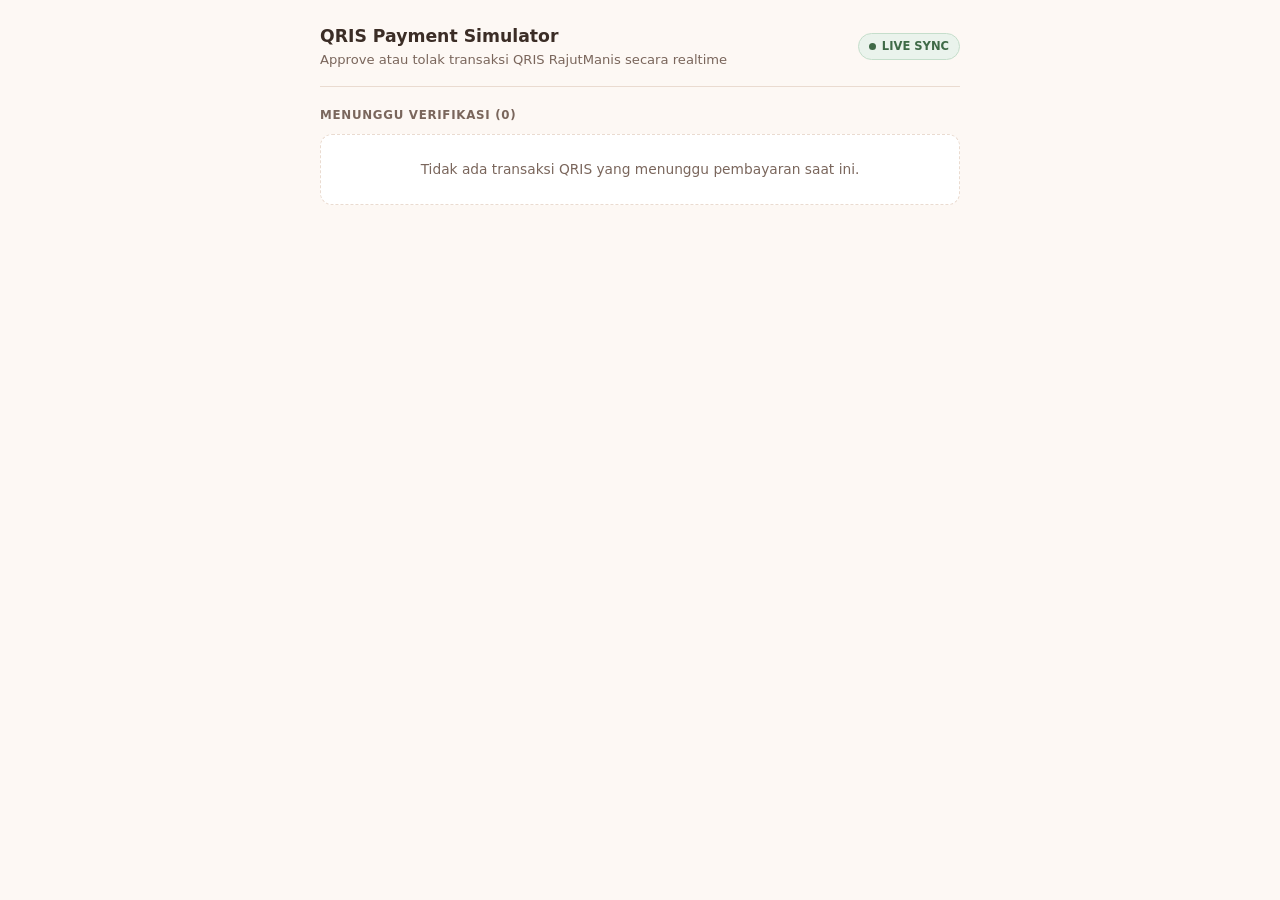
<file: qris-approve.html>
<!DOCTYPE html>
<html lang="id">
<head>
  <meta charset="UTF-8">
  <meta name="viewport" content="width=device-width, initial-scale=1.0">
  <title>QRIS Approve Simulator — RajutManis</title>
  <style>
    :root {
      --bg: #fdf8f4;
      --surface: #ffffff;
      --text: #3b2d26;
      --muted: #7a665c;
      --border: #eadbd0;
      --green: #3f6a47;
      --green-hover: #325539;
      --red: #b5453a;
      --red-bg: #fbeeed;
      --green-bg: #eaf3ec;
    }

    * { box-sizing: border-box; margin: 0; padding: 0; }

    body {
      font-family: "Segoe UI", system-ui, -apple-system, Roboto, sans-serif;
      background-color: var(--bg);
      color: var(--text);
      line-height: 1.5;
      padding: 24px 16px 48px;
    }

    .wrap { max-width: 640px; margin: 0 auto; }

    .head {
      display: flex;
      justify-content: space-between;
      align-items: center;
      padding-bottom: 16px;
      margin-bottom: 20px;
      border-bottom: 1px solid var(--border);
      gap: 12px;
    }

    .head h1 { font-size: 1.08rem; font-weight: 700; }
    .head p { font-size: 0.82rem; color: var(--muted); }

    .live-pill {
      font-size: 0.72rem;
      font-weight: 700;
      color: var(--green);
      background-color: var(--green-bg);
      border: 1px solid #c5decb;
      padding: 4px 10px;
      border-radius: 999px;
      display: inline-flex;
      align-items: center;
      gap: 6px;
      white-space: nowrap;
    }

    .dot {
      width: 7px;
      height: 7px;
      border-radius: 50%;
      background-color: var(--green);
      animation: blink 1.4s infinite;
    }

    @keyframes blink {
      0%, 100% { opacity: 1; }
      50% { opacity: 0.3; }
    }

    .section-label {
      font-size: 0.74rem;
      font-weight: 700;
      text-transform: uppercase;
      letter-spacing: 0.06em;
      color: var(--muted);
      margin: 20px 0 10px;
    }

    .list { display: flex; flex-direction: column; gap: 10px; }

    .tx-card {
      background-color: var(--surface);
      border: 1px solid var(--border);
      border-radius: 12px;
      padding: 14px 16px;
      display: flex;
      justify-content: space-between;
      align-items: center;
      gap: 16px;
      flex-wrap: wrap;
    }

    .tx-id {
      font-family: ui-monospace, SFMono-Regular, Menlo, Consolas, monospace;
      font-size: 0.84rem;
      font-weight: 700;
    }

    .tx-meta { font-size: 0.8rem; color: var(--muted); margin-top: 2px; }
    .tx-amount { font-size: 1rem; font-weight: 700; color: #c96f50; margin-top: 4px; }

    .tx-actions { display: flex; gap: 8px; align-items: center; }

    .btn {
      font-family: inherit;
      font-size: 0.8rem;
      font-weight: 600;
      padding: 7px 14px;
      border-radius: 8px;
      cursor: pointer;
      border: 1px solid transparent;
    }

    .btn-approve { background-color: var(--green); color: #ffffff; }
    .btn-approve:hover { background-color: var(--green-hover); }

    .btn-reject { background-color: transparent; border-color: #e8c0bc; color: var(--red); }
    .btn-reject:hover { background-color: var(--red-bg); }

    .tag {
      font-size: 0.72rem;
      font-weight: 700;
      padding: 4px 10px;
      border-radius: 999px;
      text-transform: uppercase;
    }

    .tag-paid { background-color: var(--green-bg); color: var(--green); border: 1px solid #c5decb; }
    .tag-rejected { background-color: var(--red-bg); color: var(--red); border: 1px solid #e8c0bc; }

    .empty {
      background-color: var(--surface);
      border: 1px dashed var(--border);
      border-radius: 12px;
      padding: 24px 16px;
      text-align: center;
      font-size: 0.86rem;
      color: var(--muted);
    }

    .log { margin-top: 20px; font-size: 0.8rem; color: var(--muted); text-align: center; }
  </style>
</head>
<body>
  <div class="wrap">
    <header class="head">
      <div>
        <h1>QRIS Payment Simulator</h1>
        <p>Approve atau tolak transaksi QRIS RajutManis secara realtime</p>
      </div>
      <span class="live-pill"><span class="dot"></span> LIVE SYNC</span>
    </header>

    <div id="sim-root"></div>
    <div id="sim-log" class="log"></div>
  </div>

  <script>
    (function () {
      const ORDERS_KEY = "rm_orders_v1";
      const CHANNEL_NAME = "rajutmanis_sync";
      const root = document.getElementById("sim-root");
      const logEl = document.getElementById("sim-log");

      let bc = null;
      try {
        if ("BroadcastChannel" in window) bc = new BroadcastChannel(CHANNEL_NAME);
      } catch (e) {}

      function getOrders() {
        try {
          const raw = localStorage.getItem(ORDERS_KEY);
          return raw ? JSON.parse(raw) : [];
        } catch (e) {
          return [];
        }
      }

      function saveOrders(orders) {
        localStorage.setItem(ORDERS_KEY, JSON.stringify(orders));
        if (bc) bc.postMessage({ type: "orders", ts: Date.now() });
      }

      function formatRupiah(n) {
        return "Rp " + Number(n || 0).toLocaleString("id-ID");
      }

      function esc(s) {
        return String(s || "").replace(/&/g, "&amp;").replace(/</g, "&lt;").replace(/>/g, "&gt;");
      }

      function render() {
        const orders = getOrders();
        const pending = orders.filter(function (o) { return o.status === "PENDING"; });
        const done = orders.filter(function (o) { return o.status !== "PENDING"; });

        const pendingHtml = pending.length === 0
          ? '<div class="empty">Tidak ada transaksi QRIS yang menunggu pembayaran saat ini.</div>'
          : '<div class="list">' + pending.map(function (o) {
              return (
                '<div class="tx-card">' +
                '  <div>' +
                '    <div class="tx-id">' + esc(o.id) + ' &bull; ' + esc(o.qrisRef) + '</div>' +
                '    <div class="tx-meta">' + esc(o.customer.nama) + ' (' + esc(o.customer.kota) + ')</div>' +
                '    <div class="tx-amount">' + formatRupiah(o.grandTotal) + '</div>' +
                '  </div>' +
                '  <div class="tx-actions">' +
                '    <button type="button" class="btn btn-approve" data-action="approve" data-id="' + esc(o.id) + '">Approve</button>' +
                '    <button type="button" class="btn btn-reject" data-action="reject" data-id="' + esc(o.id) + '">Tolak</button>' +
                '  </div>' +
                '</div>'
              );
            }).join("") + '</div>';

        const doneHtml = done.length === 0
          ? ''
          : '<div class="section-label">Riwayat Diproses</div><div class="list">' + done.slice(0, 8).map(function (o) {
              const badge = o.status === "PAID"
                ? '<span class="tag tag-paid">PAID</span>'
                : '<span class="tag tag-rejected">DITOLAK</span>';
              return (
                '<div class="tx-card">' +
                '  <div>' +
                '    <div class="tx-id">' + esc(o.id) + '</div>' +
                '    <div class="tx-meta">' + esc(o.customer.nama) + ' &bull; ' + formatRupiah(o.grandTotal) + '</div>' +
                '  </div>' +
                '  <div>' + badge + '</div>' +
                '</div>'
              );
            }).join("") + '</div>';

        root.innerHTML =
          '<div class="section-label">Menunggu Verifikasi (' + pending.length + ')</div>' +
          pendingHtml +
          doneHtml;
      }

      root.addEventListener("click", function (e) {
        const btn = e.target.closest("button[data-action]");
        if (!btn) return;

        const action = btn.getAttribute("data-action");
        const id = btn.getAttribute("data-id");
        const orders = getOrders();
        const target = orders.find(function (o) { return o.id === id; });
        if (!target) return;

        const nowIso = new Date().toISOString();
        if (action === "approve") {
          target.status = "PAID";
          target.paidAt = nowIso;
          target.approvalRef = "APR-" + Math.floor(100000 + Math.random() * 900000);
          logEl.textContent = "Invoice " + id + " disetujui (PAID). Tab toko akan otomatis terupdate.";
        } else if (action === "reject") {
          target.status = "REJECTED";
          target.rejectedAt = nowIso;
          logEl.textContent = "Invoice " + id + " ditolak (REJECTED).";
        }

        saveOrders(orders);
        render();
      });

      window.addEventListener("storage", function (e) {
        if (e.key === ORDERS_KEY) render();
      });
      if (bc) {
        bc.addEventListener("message", render);
      }
      setInterval(render, 1000);
      render();
    })();
  </script>
</body>
</html>
</file>
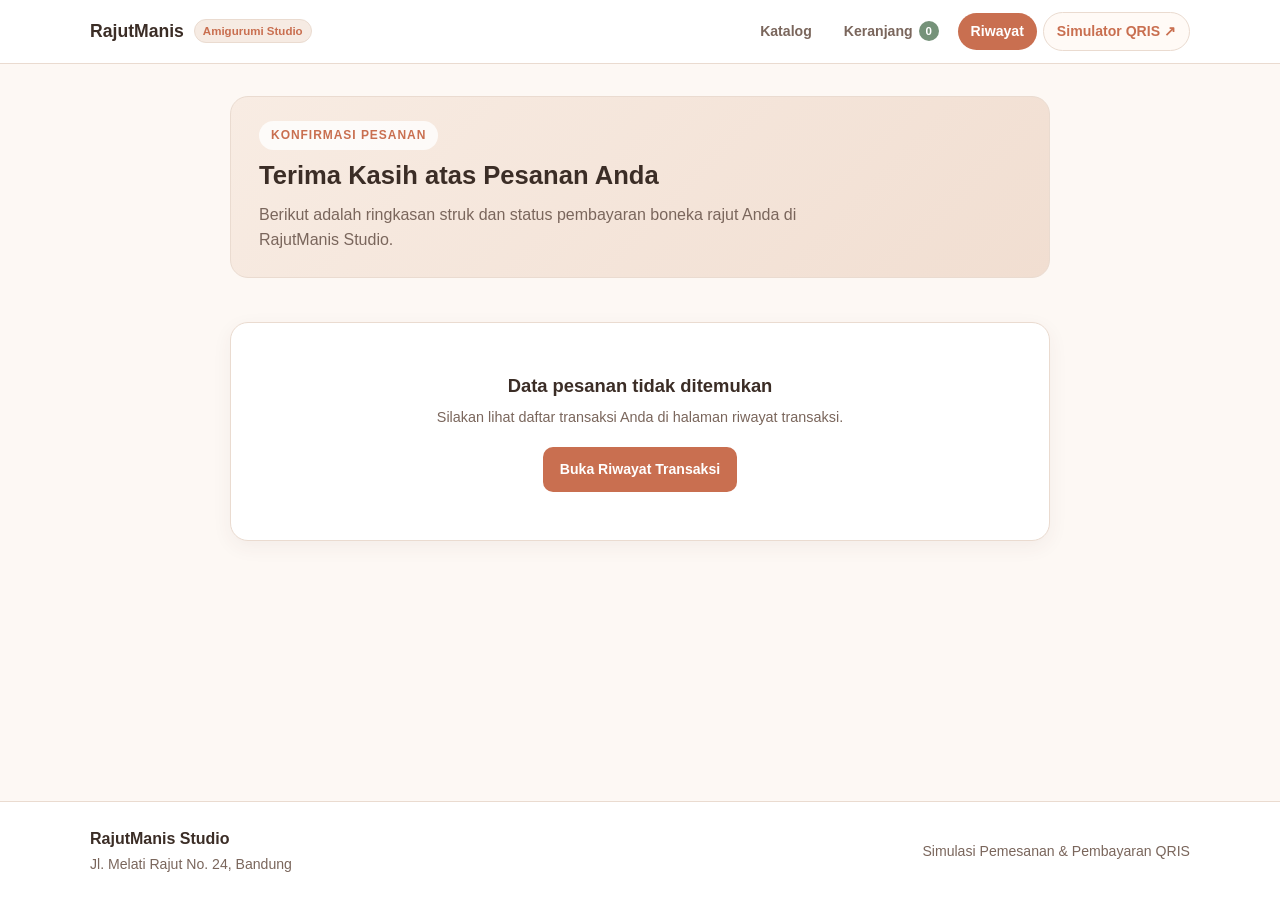
<file: thank-you.html>
<!DOCTYPE html>
<html lang="id">
<head>
  <meta charset="UTF-8">
  <meta name="viewport" content="width=device-width, initial-scale=1.0">
  <title>Terima Kasih — RajutManis</title>
  <link rel="stylesheet" href="style.css">
</head>
<body>

  <div id="site-topbar"></div>

  <section class="hero">
    <div class="container narrow hero-box compact">
      <div class="hero-content">
        <span class="hero-tag">Konfirmasi Pesanan</span>
        <h2>Terima Kasih atas Pesanan Anda</h2>
        <p>Berikut adalah ringkasan struk dan status pembayaran boneka rajut Anda di RajutManis Studio.</p>
      </div>
    </div>
  </section>

  <main class="container narrow main-section">
    <div id="thankyou-root"></div>
  </main>

  <footer class="site-footer">
    <div class="container footer-inner">
      <div><strong class="footer-brand">RajutManis Studio</strong><p>Jl. Melati Rajut No. 24, Bandung</p></div>
      <div><p>Simulasi Pemesanan &amp; Pembayaran QRIS</p></div>
    </div>
  </footer>

  <script src="app.js"></script>
  <script>
    (function () {
      const store = window.RMStore;
      store.renderTopbar("history");

      const root = document.getElementById("thankyou-root");
      const params = new URLSearchParams(window.location.search);
      let orderId = params.get("order");

      if (!orderId) {
        const all = store.getOrders();
        if (all.length > 0) orderId = all[0].id;
      }

      let lastStatus = null;

      function renderThankYou(force) {
        const order = orderId ? store.getOrderById(orderId) : null;

        if (!order) {
          root.innerHTML =
            '<div class="panel empty-state">' +
            '  <h3>Data pesanan tidak ditemukan</h3>' +
            '  <p>Silakan lihat daftar transaksi Anda di halaman riwayat transaksi.</p>' +
            '  <a href="history.html" class="btn btn-primary">Buka Riwayat Transaksi</a>' +
            '</div>';
          return;
        }

        if (!force && lastStatus === order.status) return;
        lastStatus = order.status;

        const bannerHtml =
          order.status === "PAID"
            ? '<div class="realtime-banner paid" style="margin-top:0; margin-bottom:18px;">' +
              '  <strong>&#10003; Pembayaran QRIS Lunas (PAID)</strong><br>' +
              '  Terima kasih, <strong>' + store.escapeHtml(order.customer.nama) + '</strong>! Pembayaran Anda telah diverifikasi pada ' + store.escapeHtml(store.formatWaktu(order.paidAt)) + ' (Ref: <code>' + store.escapeHtml(order.approvalRef || "-") + '</code>).' +
              '</div>'
            : order.status === "REJECTED"
            ? '<div class="realtime-banner rejected" style="margin-top:0; margin-bottom:18px;">' +
              '  <strong>&#10005; Pembayaran Ditolak</strong><br>' +
              '  Transaksi ini ditolak pada ' + store.escapeHtml(store.formatWaktu(order.rejectedAt)) + '.' +
              '</div>'
            : '<div class="realtime-banner" style="margin-top:0; margin-bottom:18px;">' +
              '  <strong>Menunggu Pembayaran QRIS</strong><br>' +
              '  Status halaman ini akan berubah otomatis menjadi <strong>PAID</strong> begitu pembayaran di-approve. ' +
              '  <a href="payment.html?order=' + encodeURIComponent(order.id) + '" style="text-decoration:underline; color:var(--accent-primary); font-weight:600;">Kembali ke QRIS</a>' +
              '</div>';

        const rowsHtml = order.items.map(function (it) {
          return (
            '<tr>' +
            '  <td><strong>' + store.escapeHtml(it.name) + '</strong><br><small style="color:var(--text-muted);">' + store.formatRupiah(it.priceNum) + ' / pcs</small></td>' +
            '  <td style="text-align:center;">' + it.qty + '</td>' +
            '  <td style="text-align:right;"><strong>' + store.formatRupiah(it.subtotal) + '</strong></td>' +
            '</tr>'
          );
        }).join("");

        root.innerHTML =
          '<section class="panel">' +
          '  <div class="panel-title">' +
          '    <span>Struk Pesanan &bull; ' + store.escapeHtml(order.id) + '</span>' +
          '    <span>' + store.renderStatusBadge(order.status) + '</span>' +
          '  </div>' +
          '  ' + bannerHtml +
          '  <div class="form-row" style="margin-bottom:18px; font-size:0.88rem;">' +
          '    <div>' +
          '      <div style="color:var(--text-muted); font-size:0.76rem; text-transform:uppercase; letter-spacing:0.04em;">Data Penerima</div>' +
          '      <div><strong>' + store.escapeHtml(order.customer.nama) + '</strong></div>' +
          '      <div>' + store.escapeHtml(order.customer.telepon) + '</div>' +
          '      <div>' + store.escapeHtml(order.customer.alamat) + ', ' + store.escapeHtml(order.customer.kota) + '</div>' +
          (order.customer.catatan ? '<div style="color:var(--text-muted); margin-top:4px;">Catatan: ' + store.escapeHtml(order.customer.catatan) + '</div>' : '') +
          '    </div>' +
          '    <div>' +
          '      <div style="color:var(--text-muted); font-size:0.76rem; text-transform:uppercase; letter-spacing:0.04em;">Info Transaksi</div>' +
          '      <div>Tanggal Order: ' + store.escapeHtml(store.formatWaktu(order.createdAt)) + '</div>' +
          '      <div>Metode Bayar: <strong>' + store.escapeHtml(order.paymentMethod) + '</strong> (' + store.escapeHtml(order.qrisRef) + ')</div>' +
          '      <div>Pengiriman: ' + store.escapeHtml(order.shippingMethod) + '</div>' +
          '    </div>' +
          '  </div>' +
          '  <div class="table-wrap">' +
          '    <table class="data-table">' +
          '      <thead><tr><th>Produk</th><th style="text-align:center;">Qty</th><th style="text-align:right;">Subtotal</th></tr></thead>' +
          '      <tbody>' + rowsHtml + '</tbody>' +
          '    </table>' +
          '  </div>' +
          '  <div style="max-width:320px; margin-left:auto; margin-top:16px;">' +
          '    <div class="summary-row"><span>Subtotal</span><strong>' + store.formatRupiah(order.subtotal) + '</strong></div>' +
          '    <div class="summary-row"><span>Ongkos Kirim</span><strong>' + (order.ongkir === 0 ? "Gratis" : store.formatRupiah(order.ongkir)) + '</strong></div>' +
          '    <hr class="summary-divider">' +
          '    <div class="summary-total" style="margin-bottom:0;"><span>Grand Total</span><span>' + store.formatRupiah(order.grandTotal) + '</span></div>' +
          '  </div>' +
          '  <div class="no-print" style="display:flex; gap:10px; flex-wrap:wrap; margin-top:24px; padding-top:18px; border-top:1px solid var(--border-color);">' +
          '    <a href="history.html" class="btn btn-primary">Lihat Riwayat Transaksi</a>' +
          '    <a href="index.html" class="btn btn-outline">Belanja Lagi</a>' +
          '    <button type="button" class="btn btn-outline" id="btn-print-receipt">Cetak Struk</button>' +
          '  </div>' +
          '</section>';

        const printBtn = document.getElementById("btn-print-receipt");
        if (printBtn) {
          printBtn.addEventListener("click", function () { window.print(); });
        }
      }

      store.onRealtimeUpdate(function () { renderThankYou(false); });
      setInterval(function () { renderThankYou(false); }, 1000);
      renderThankYou(true);
    })();
  </script>
</body>
</html>
</file>
<file: style.css>
/* Reset & Dasar */
*,
*::before,
*::after {
  box-sizing: border-box;
  margin: 0;
  padding: 0;
}

:root {
  --bg-page: #fdf8f4;
  --bg-card: #ffffff;
  --bg-soft: #f6ebe3;
  --text-main: #3b2d26;
  --text-muted: #7a665c;
  --accent-primary: #c96f50;
  --accent-primary-hover: #b35c3e;
  --accent-secondary: #759279;
  --border-color: #eadbd0;
  --shadow-soft: 0 6px 20px rgba(84, 57, 43, 0.06);
  --radius-lg: 18px;
  --radius-md: 12px;

  --danger: #b5453a;
  --danger-bg: #fbeeed;
  --success: #3f6a47;
  --success-bg: #eaf3ec;
  --warning: #a66221;
  --warning-bg: #fdf2e6;
}

body {
  font-family: "Segoe UI", -apple-system, BlinkMacSystemFont, Roboto, Helvetica, Arial, sans-serif;
  background-color: var(--bg-page);
  color: var(--text-main);
  line-height: 1.6;
  min-height: 100vh;
  display: flex;
  flex-direction: column;
}

a {
  color: inherit;
  text-decoration: none;
}

.container {
  width: 100%;
  max-width: 1140px;
  margin: 0 auto;
  padding: 0 20px;
}

.container.narrow {
  max-width: 820px;
}

/* Top Navigation Bar */
.topbar {
  background-color: var(--bg-card);
  border-bottom: 1px solid var(--border-color);
  position: sticky;
  top: 0;
  z-index: 50;
}

.topbar-inner {
  max-width: 1140px;
  margin: 0 auto;
  padding: 12px 20px;
  display: flex;
  justify-content: space-between;
  align-items: center;
  gap: 14px;
  flex-wrap: wrap;
}

.topbar-brand {
  display: flex;
  align-items: center;
  gap: 10px;
  font-weight: 700;
  font-size: 1.1rem;
  color: var(--text-main);
}

.topbar-brand-sub {
  font-size: 0.72rem;
  font-weight: 600;
  color: var(--accent-primary);
  background-color: var(--bg-soft);
  padding: 2px 8px;
  border-radius: 999px;
  border: 1px solid var(--border-color);
}

.topbar-nav {
  display: flex;
  align-items: center;
  gap: 6px;
  flex-wrap: wrap;
}

.nav-link {
  font-size: 0.88rem;
  font-weight: 600;
  color: var(--text-muted);
  padding: 7px 13px;
  border-radius: 999px;
  transition: background-color 0.15s ease, color 0.15s ease;
  display: inline-flex;
  align-items: center;
  gap: 6px;
}

.nav-link:hover {
  background-color: var(--bg-soft);
  color: var(--text-main);
}

.nav-link.active {
  background-color: var(--accent-primary);
  color: #ffffff;
}

.nav-link.sim-link {
  border: 1px solid var(--border-color);
  background-color: #fffaf6;
  color: var(--accent-primary);
}

.nav-link.sim-link:hover {
  background-color: var(--bg-soft);
}

.cart-badge {
  background-color: var(--accent-secondary);
  color: #ffffff;
  font-size: 0.72rem;
  font-weight: 700;
  min-width: 20px;
  height: 20px;
  padding: 0 6px;
  border-radius: 999px;
  display: inline-flex;
  align-items: center;
  justify-content: center;
}

.nav-link.active .cart-badge {
  background-color: #ffffff;
  color: var(--accent-primary);
}

/* Header Toko */
.site-header {
  background-color: var(--bg-card);
  border-bottom: 1px solid var(--border-color);
  padding: 18px 0;
}

.header-inner {
  display: flex;
  flex-wrap: wrap;
  align-items: center;
  justify-content: space-between;
  gap: 16px;
}

.brand {
  display: flex;
  align-items: center;
  gap: 14px;
}

.brand-logo {
  display: flex;
  align-items: center;
  justify-content: center;
  background-color: var(--bg-soft);
  padding: 6px;
  border-radius: 50%;
  border: 1px solid var(--border-color);
}

.brand-title {
  font-size: 1.5rem;
  font-weight: 700;
  color: var(--text-main);
  letter-spacing: -0.02em;
}

.brand-subtitle {
  font-size: 0.88rem;
  color: var(--text-muted);
}

.header-badges {
  display: flex;
  flex-wrap: wrap;
  gap: 8px;
}

.badge {
  background-color: var(--bg-soft);
  color: var(--text-main);
  border: 1px solid var(--border-color);
  padding: 6px 12px;
  border-radius: 999px;
  font-size: 0.8rem;
  font-weight: 600;
}

/* Hero Banner */
.hero {
  padding: 32px 0 16px;
}

.hero-box {
  background: linear-gradient(135deg, #f8ece3 0%, #f1ded1 100%);
  border: 1px solid var(--border-color);
  border-radius: var(--radius-lg);
  padding: 32px;
  display: flex;
  flex-wrap: wrap;
  align-items: center;
  justify-content: space-between;
  gap: 24px;
}

.hero-box.compact {
  padding: 24px 28px;
}

.hero-content {
  flex: 1 1 520px;
}

.hero-tag {
  display: inline-block;
  font-size: 0.75rem;
  font-weight: 700;
  letter-spacing: 0.08em;
  text-transform: uppercase;
  color: var(--accent-primary);
  background-color: rgba(255, 255, 255, 0.8);
  padding: 5px 12px;
  border-radius: 999px;
  margin-bottom: 10px;
}

.hero-content h2 {
  font-size: 1.9rem;
  line-height: 1.25;
  margin-bottom: 10px;
  color: var(--text-main);
}

.hero-box.compact .hero-content h2 {
  font-size: 1.6rem;
}

.hero-content p {
  color: var(--text-muted);
  max-width: 600px;
}

.hero-stats {
  display: flex;
  gap: 14px;
  flex-wrap: wrap;
}

.stat-item {
  background-color: var(--bg-card);
  border: 1px solid var(--border-color);
  border-radius: var(--radius-md);
  padding: 16px 20px;
  min-width: 115px;
  text-align: center;
  box-shadow: var(--shadow-soft);
}

.stat-number {
  display: block;
  font-size: 1.35rem;
  font-weight: 700;
  color: var(--accent-primary);
}

.stat-label {
  font-size: 0.8rem;
  color: var(--text-muted);
}

/* Section Heading */
.main-section {
  padding: 28px 0 56px;
  flex-grow: 1;
}

.section-heading {
  margin-bottom: 24px;
}

.section-heading h2 {
  font-size: 1.55rem;
  margin-bottom: 4px;
  color: var(--text-main);
}

.section-heading p {
  color: var(--text-muted);
  font-size: 0.95rem;
}

/* Grid Katalog */
.catalog-grid {
  display: grid;
  grid-template-columns: repeat(auto-fill, minmax(255px, 1fr));
  gap: 24px;
}

.product-card {
  background-color: var(--bg-card);
  border: 1px solid var(--border-color);
  border-radius: var(--radius-lg);
  overflow: hidden;
  box-shadow: var(--shadow-soft);
  display: flex;
  flex-direction: column;
}

.product-visual {
  position: relative;
  height: 230px;
  padding: 0;
  overflow: hidden;
  background-color: var(--bg-soft);
  border-bottom: 1px solid var(--border-color);
}

.product-visual img {
  width: 100%;
  height: 100%;
  object-fit: cover;
  object-position: center;
  display: block;
}

.product-code {
  position: absolute;
  top: 12px;
  left: 12px;
  font-size: 0.72rem;
  font-weight: 700;
  color: var(--text-muted);
  background-color: rgba(255, 255, 255, 0.9);
  padding: 3px 8px;
  border-radius: 6px;
  border: 1px solid var(--border-color);
}

.product-category {
  position: absolute;
  top: 12px;
  right: 12px;
  font-size: 0.72rem;
  font-weight: 600;
  color: var(--accent-secondary);
  background-color: rgba(255, 255, 255, 0.92);
  padding: 3px 9px;
  border-radius: 999px;
  border: 1px solid #d5e2d7;
}

.product-body {
  padding: 18px 20px 20px;
  display: flex;
  flex-direction: column;
  flex-grow: 1;
}

.product-title {
  font-size: 1.12rem;
  font-weight: 700;
  color: var(--text-main);
  margin-bottom: 6px;
}

.product-desc {
  font-size: 0.88rem;
  color: var(--text-muted);
  margin-bottom: 14px;
  flex-grow: 1;
}

.product-specs {
  background-color: var(--bg-page);
  border: 1px solid var(--border-color);
  border-radius: 10px;
  padding: 10px 12px;
  margin-bottom: 14px;
  font-size: 0.8rem;
}

.spec-row {
  display: flex;
  justify-content: space-between;
  padding: 2px 0;
}

.spec-label {
  color: var(--text-muted);
}

.spec-value {
  font-weight: 600;
  color: var(--text-main);
}

.product-footer {
  display: flex;
  align-items: center;
  justify-content: space-between;
  padding-top: 12px;
  margin-bottom: 12px;
  border-top: 1px solid var(--border-color);
}

.product-price {
  font-size: 1.15rem;
  font-weight: 700;
  color: var(--accent-primary);
}

.stock-label {
  font-size: 0.75rem;
  font-weight: 600;
  padding: 4px 10px;
  border-radius: 999px;
}

.stock-ready {
  background-color: var(--success-bg);
  color: var(--success);
}

.stock-limited {
  background-color: var(--warning-bg);
  color: var(--warning);
}

/* Buttons */
.btn {
  display: inline-flex;
  align-items: center;
  justify-content: center;
  gap: 6px;
  padding: 10px 16px;
  border-radius: 10px;
  font-size: 0.88rem;
  font-weight: 600;
  font-family: inherit;
  cursor: pointer;
  border: 1px solid transparent;
  transition: background-color 0.15s ease, border-color 0.15s ease, color 0.15s ease;
}

.btn-primary {
  background-color: var(--accent-primary);
  color: #ffffff;
}

.btn-primary:hover {
  background-color: var(--accent-primary-hover);
}

.btn-outline {
  background-color: transparent;
  border-color: var(--border-color);
  color: var(--text-main);
}

.btn-outline:hover {
  background-color: var(--bg-soft);
}

.btn-danger-outline {
  background-color: transparent;
  border-color: #e8c7c3;
  color: var(--danger);
}

.btn-danger-outline:hover {
  background-color: var(--danger-bg);
}

.btn-sm {
  padding: 6px 12px;
  font-size: 0.8rem;
  border-radius: 8px;
}

.btn-block {
  width: 100%;
}

/* Panels & Two-Column Layout */
.panel {
  background-color: var(--bg-card);
  border: 1px solid var(--border-color);
  border-radius: var(--radius-lg);
  padding: 24px;
  box-shadow: var(--shadow-soft);
}

.panel-title {
  font-size: 1.08rem;
  font-weight: 700;
  margin-bottom: 16px;
  padding-bottom: 12px;
  border-bottom: 1px solid var(--border-color);
  display: flex;
  justify-content: space-between;
  align-items: center;
  gap: 8px;
  flex-wrap: wrap;
}

.two-col {
  display: grid;
  grid-template-columns: 1fr 350px;
  gap: 24px;
  align-items: start;
}

@media (max-width: 860px) {
  .two-col {
    grid-template-columns: 1fr;
  }
}

/* Cart List */
.cart-item {
  display: grid;
  grid-template-columns: 80px 1fr auto;
  gap: 16px;
  padding: 16px 0;
  border-bottom: 1px dashed var(--border-color);
  align-items: center;
}

.cart-item:first-child {
  padding-top: 0;
}

.cart-item:last-child {
  border-bottom: none;
  padding-bottom: 0;
}

.cart-thumb {
  width: 80px;
  height: 80px;
  border-radius: var(--radius-md);
  object-fit: cover;
  border: 1px solid var(--border-color);
  background-color: var(--bg-soft);
}

.cart-item-info h3 {
  font-size: 1rem;
  font-weight: 700;
  margin-bottom: 2px;
}

.cart-item-meta {
  font-size: 0.8rem;
  color: var(--text-muted);
  margin-bottom: 4px;
}

.cart-item-unit-price {
  font-size: 0.88rem;
  font-weight: 600;
  color: var(--accent-primary);
}

.cart-item-actions {
  display: flex;
  flex-direction: column;
  align-items: flex-end;
  gap: 8px;
}

.qty-control {
  display: inline-flex;
  align-items: center;
  border: 1px solid var(--border-color);
  border-radius: 8px;
  overflow: hidden;
  background-color: #ffffff;
}

.qty-btn {
  width: 30px;
  height: 30px;
  border: none;
  background-color: var(--bg-soft);
  color: var(--text-main);
  font-size: 1rem;
  font-weight: 700;
  cursor: pointer;
}

.qty-btn:hover {
  background-color: var(--border-color);
}

.qty-input {
  width: 42px;
  height: 30px;
  border: none;
  border-left: 1px solid var(--border-color);
  border-right: 1px solid var(--border-color);
  text-align: center;
  font-size: 0.88rem;
  font-weight: 600;
  font-family: inherit;
  color: var(--text-main);
}

.cart-item-subtotal {
  font-size: 0.98rem;
  font-weight: 700;
}

@media (max-width: 600px) {
  .cart-item {
    grid-template-columns: 64px 1fr;
  }
  .cart-thumb {
    width: 64px;
    height: 64px;
  }
  .cart-item-actions {
    grid-column: 1 / -1;
    flex-direction: row;
    justify-content: space-between;
    align-items: center;
  }
}

/* Summary */
.summary-row {
  display: flex;
  justify-content: space-between;
  align-items: center;
  font-size: 0.92rem;
  margin-bottom: 10px;
  color: var(--text-muted);
}

.summary-row strong {
  color: var(--text-main);
}

.summary-divider {
  border: none;
  border-top: 1px dashed var(--border-color);
  margin: 14px 0;
}

.summary-total {
  display: flex;
  justify-content: space-between;
  align-items: baseline;
  font-size: 1.15rem;
  font-weight: 700;
  color: var(--accent-primary);
  margin-bottom: 18px;
}

/* Forms */
.form-group {
  margin-bottom: 14px;
}

.form-group label {
  display: block;
  font-size: 0.85rem;
  font-weight: 600;
  margin-bottom: 5px;
  color: var(--text-main);
}

.form-control {
  width: 100%;
  padding: 10px 12px;
  border: 1px solid var(--border-color);
  border-radius: 10px;
  font-family: inherit;
  font-size: 0.9rem;
  color: var(--text-main);
  background-color: #ffffff;
}

.form-control:focus {
  outline: none;
  border-color: var(--accent-primary);
}

.form-row {
  display: grid;
  grid-template-columns: 1fr 1fr;
  gap: 14px;
}

@media (max-width: 600px) {
  .form-row {
    grid-template-columns: 1fr;
  }
}

.payment-option {
  border: 1.5px solid var(--accent-secondary);
  background-color: #f4f9f5;
  border-radius: 12px;
  padding: 14px 16px;
  display: flex;
  justify-content: space-between;
  align-items: center;
  gap: 12px;
}

.payment-option-title {
  font-weight: 700;
  font-size: 0.95rem;
  color: var(--success);
}

.payment-option-desc {
  font-size: 0.82rem;
  color: var(--text-muted);
}

/* Status Badges & Realtime Banner */
.status-badge {
  display: inline-flex;
  align-items: center;
  gap: 6px;
  font-size: 0.76rem;
  font-weight: 700;
  text-transform: uppercase;
  letter-spacing: 0.04em;
  padding: 4px 11px;
  border-radius: 999px;
}

.status-pending {
  background-color: var(--warning-bg);
  color: var(--warning);
  border: 1px solid #f0d3b5;
}

.status-paid {
  background-color: var(--success-bg);
  color: var(--success);
  border: 1px solid #c5decb;
}

.status-rejected {
  background-color: var(--danger-bg);
  color: var(--danger);
  border: 1px solid #e8c0bc;
}

.pulse-dot {
  width: 8px;
  height: 8px;
  border-radius: 50%;
  background-color: currentColor;
  animation: pulse 1.4s infinite ease-in-out;
}

@keyframes pulse {
  0%, 100% { opacity: 1; transform: scale(1); }
  50% { opacity: 0.35; transform: scale(0.8); }
}

/* QRIS Payment Box */
.qris-box {
  text-align: center;
  max-width: 420px;
  margin: 0 auto;
}

.qris-amount {
  font-size: 1.6rem;
  font-weight: 800;
  color: var(--accent-primary);
  margin: 6px 0;
}

.qris-frame {
  background-color: #ffffff;
  border: 1px solid var(--border-color);
  border-radius: 14px;
  padding: 18px;
  margin: 14px auto;
  display: inline-block;
  box-shadow: var(--shadow-soft);
}

.qris-header {
  display: flex;
  justify-content: space-between;
  align-items: center;
  margin-bottom: 12px;
  padding-bottom: 8px;
  border-bottom: 1px dashed var(--border-color);
  font-size: 0.82rem;
}

.qris-logo {
  font-weight: 800;
  letter-spacing: 0.08em;
  font-size: 1rem;
  color: var(--text-main);
}

.qris-nmid {
  font-size: 0.74rem;
  color: var(--text-muted);
  margin-top: 10px;
  font-family: ui-monospace, SFMono-Regular, Menlo, Consolas, monospace;
}

.realtime-banner {
  margin-top: 14px;
  padding: 14px 16px;
  border-radius: 12px;
  font-size: 0.86rem;
  text-align: left;
  border: 1px solid var(--border-color);
  background-color: var(--bg-page);
}

.realtime-banner.paid {
  background-color: var(--success-bg);
  border-color: #c5decb;
  color: #2c4e33;
}

.realtime-banner.rejected {
  background-color: var(--danger-bg);
  border-color: #e8c0bc;
  color: var(--danger);
}

/* Tables */
.table-wrap {
  overflow-x: auto;
}

table.data-table {
  width: 100%;
  border-collapse: collapse;
  font-size: 0.88rem;
}

table.data-table th,
table.data-table td {
  padding: 12px;
  text-align: left;
  border-bottom: 1px solid var(--border-color);
  vertical-align: middle;
}

table.data-table th {
  font-size: 0.76rem;
  text-transform: uppercase;
  letter-spacing: 0.05em;
  color: var(--text-muted);
  background-color: var(--bg-page);
}

table.data-table tr:last-child td {
  border-bottom: none;
}

/* Empty State */
.empty-state {
  text-align: center;
  padding: 48px 20px;
}

.empty-state h3 {
  font-size: 1.15rem;
  margin-bottom: 6px;
}

.empty-state p {
  font-size: 0.9rem;
  color: var(--text-muted);
  margin-bottom: 18px;
}

/* Info Section */
.info-section {
  background-color: var(--bg-soft);
  border-top: 1px solid var(--border-color);
  border-bottom: 1px solid var(--border-color);
  padding: 44px 0;
}

.info-grid {
  display: grid;
  grid-template-columns: repeat(auto-fit, minmax(260px, 1fr));
  gap: 20px;
}

.info-card {
  background-color: var(--bg-card);
  border: 1px solid var(--border-color);
  border-radius: var(--radius-md);
  padding: 22px;
}

.info-card h3 {
  font-size: 1.05rem;
  margin-bottom: 8px;
}

.info-card p {
  font-size: 0.9rem;
  color: var(--text-muted);
}

/* Footer */
.site-footer {
  background-color: var(--bg-card);
  border-top: 1px solid var(--border-color);
  padding: 24px 0;
  font-size: 0.88rem;
  color: var(--text-muted);
  margin-top: auto;
}

.footer-inner {
  display: flex;
  flex-wrap: wrap;
  align-items: center;
  justify-content: space-between;
  gap: 12px;
}

.footer-brand {
  display: block;
  color: var(--text-main);
  font-size: 1rem;
  margin-bottom: 2px;
}

/* Toast */
.toast {
  position: fixed;
  bottom: 24px;
  right: 24px;
  background-color: var(--text-main);
  color: #ffffff;
  padding: 12px 18px;
  border-radius: 10px;
  font-size: 0.86rem;
  box-shadow: 0 6px 20px rgba(59, 45, 38, 0.22);
  opacity: 0;
  transform: translateY(10px);
  pointer-events: none;
  transition: opacity 0.2s ease, transform 0.2s ease;
  z-index: 100;
}

.toast.show {
  opacity: 1;
  transform: translateY(0);
}

@media (max-width: 640px) {
  .hero-box {
    padding: 22px 18px;
  }
  .hero-content h2 {
    font-size: 1.5rem;
  }
  .stat-item {
    flex: 1 1 90px;
    padding: 12px 10px;
  }
}

@media print {
  .topbar, .no-print, .site-footer {
    display: none !important;
  }
  body {
    background-color: #ffffff;
  }
  .panel {
    border: none;
    box-shadow: none;
    padding: 0;
  }
}
</file>
